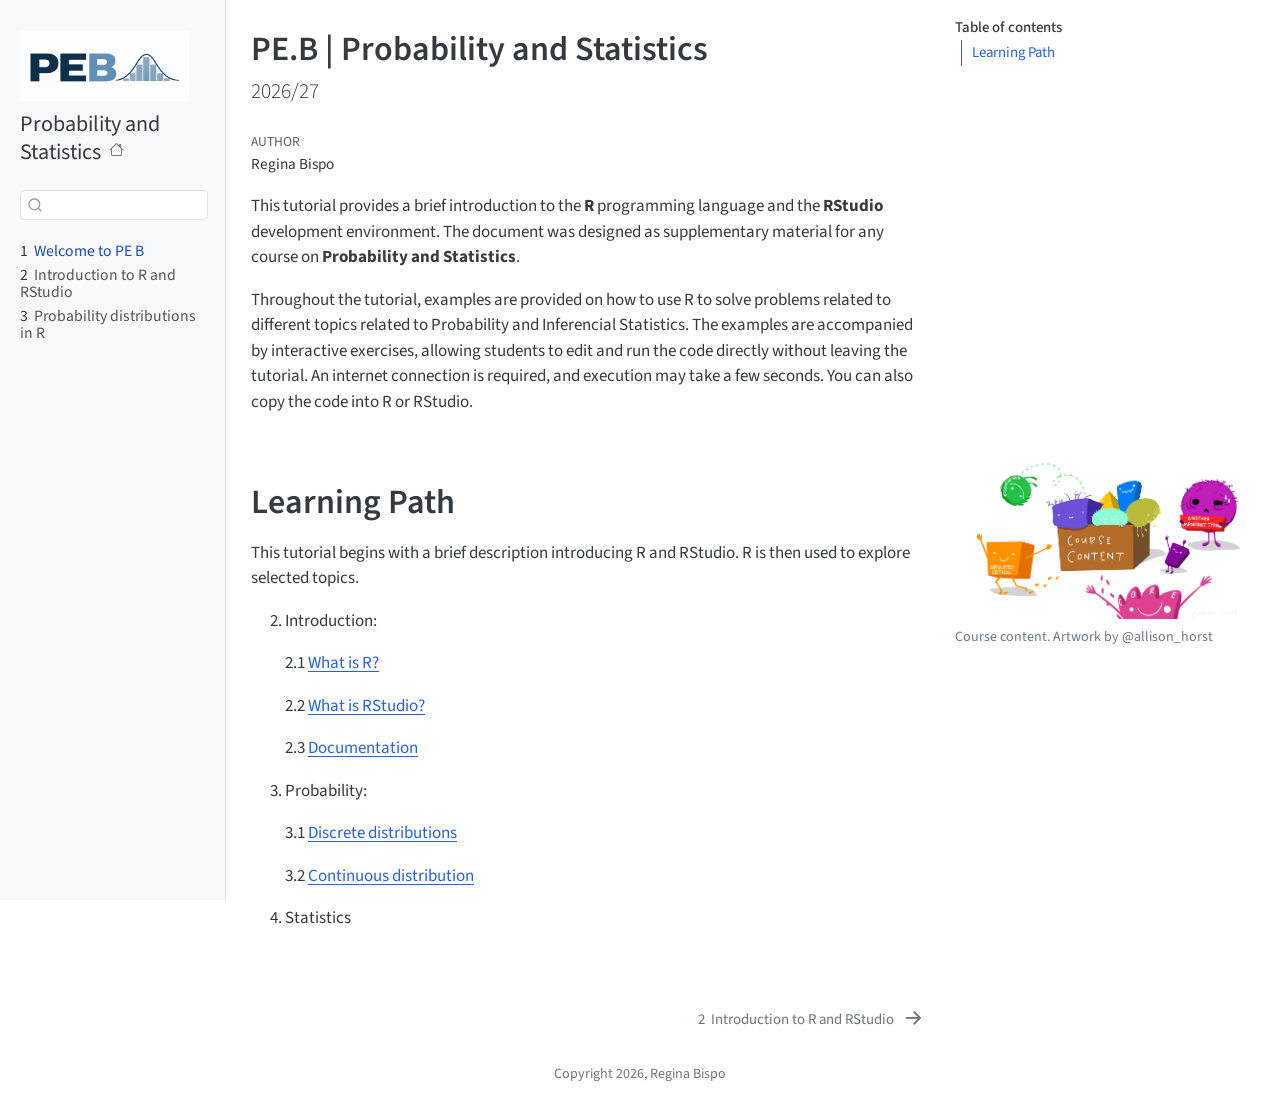
<file: index.html>
<!DOCTYPE html>
<html xmlns="http://www.w3.org/1999/xhtml" lang="en" xml:lang="en"><head>

<meta charset="utf-8">
<meta name="generator" content="quarto-1.10.18">

<meta name="viewport" content="width=device-width, initial-scale=1.0, user-scalable=yes">

<meta name="author" content="Regina Bispo">

<title>PE.B | Probability and Statistics</title>
<style>
/* Default styles provided by pandoc.
** See https://pandoc.org/MANUAL.html#variables-for-html for config info.
*/
span.smallcaps{font-variant: small-caps;}
div.columns{display: flex; gap: 1.5em;}
div.column{flex: auto;}
@media screen {
div.columns{gap: min(4vw, 1.5em);}
div.column{overflow-x: auto;}
}
div.hanging-indent{margin-left: 1.5em; text-indent: -1.5em;}
ul.task-list{list-style: none;}
ul.task-list li input[type="checkbox"] {
  width: 0.8em;
  margin: 0 0.8em 0.2em -1em; /* quarto-specific, see https://github.com/quarto-dev/quarto-cli/issues/4556 */ 
  vertical-align: middle;
}
</style>


<script src="site_libs/quarto-nav/quarto-nav.js"></script>
<script src="site_libs/quarto-nav/headroom.min.js"></script>
<script src="site_libs/clipboard/clipboard.min.js"></script>
<script src="site_libs/quarto-search/autocomplete.umd.js"></script>
<script src="site_libs/quarto-search/fuse.min.js"></script>
<script src="site_libs/quarto-search/quarto-search.js"></script>
<meta name="quarto:offset" content="./">
<link href="./whatsR.html" rel="next">
<script src="site_libs/quarto-html/quarto.js" type="module"></script>
<script src="site_libs/quarto-html/tabsets/tabsets.js" type="module"></script>
<script src="site_libs/quarto-html/popper.min.js"></script>
<script src="site_libs/quarto-html/tippy.umd.min.js"></script>
<script src="site_libs/quarto-html/anchor.min.js"></script>
<link href="site_libs/quarto-html/tippy.css" rel="stylesheet">
<link href="site_libs/quarto-html/quarto-syntax-highlighting-64a204ab8560d761af7679ceaba22944.css" rel="stylesheet" id="quarto-text-highlighting-styles">
<script src="site_libs/bootstrap/bootstrap.min.js"></script>
<link href="site_libs/bootstrap/bootstrap-icons.css" rel="stylesheet">
<link href="site_libs/bootstrap/bootstrap-505e3dcb75f5b4550cf7f08f75ee2d67.min.css" rel="stylesheet" append-hash="true" id="quarto-bootstrap" data-mode="light">
<script id="quarto-search-options" type="application/json">{
  "location": "sidebar",
  "copy-button": false,
  "collapse-after": 3,
  "panel-placement": "start",
  "type": "textbox",
  "limit": 50,
  "keyboard-shortcut": [
    "f",
    "/",
    "s"
  ],
  "show-item-context": false,
  "language": {
    "search-no-results-text": "No results",
    "search-matching-documents-text": "matching documents",
    "search-copy-link-title": "Copy link to search",
    "search-hide-matches-text": "Hide additional matches",
    "search-more-match-text": "more match in this document",
    "search-more-matches-text": "more matches in this document",
    "search-clear-button-title": "Clear",
    "search-text-placeholder": "",
    "search-detached-cancel-button-title": "Cancel",
    "search-submit-button-title": "Submit",
    "search-label": "Search"
  }
}</script>


<link rel="stylesheet" href="styles.css">
<link rel="stylesheet" href="webex.css">
</head>

<body class="nav-sidebar docked slimcontent quarto-light">

<div id="quarto-search-results"></div>
  <header id="quarto-header" class="headroom fixed-top">
  <nav class="quarto-secondary-nav">
    <div class="container-fluid d-flex">
      <button type="button" class="quarto-btn-toggle btn" data-bs-toggle="collapse" role="button" data-bs-target=".quarto-sidebar-collapse-item" aria-controls="quarto-sidebar" aria-expanded="false" aria-label="Toggle sidebar navigation" onclick="if (window.quartoToggleHeadroom) { window.quartoToggleHeadroom(); }">
        <i class="bi bi-layout-text-sidebar-reverse"></i>
      </button>
        <nav class="quarto-page-breadcrumbs" aria-label="breadcrumb"><ol class="breadcrumb"><li class="breadcrumb-item"><a href="./index.html"><span class="chapter-number">1</span>&nbsp; <span class="chapter-title">Welcome to PE B</span></a></li></ol></nav>
        <a class="flex-grow-1" role="navigation" data-bs-toggle="collapse" data-bs-target=".quarto-sidebar-collapse-item" aria-controls="quarto-sidebar" aria-expanded="false" aria-label="Toggle sidebar navigation" onclick="if (window.quartoToggleHeadroom) { window.quartoToggleHeadroom(); }">      
        </a>
      <button type="button" class="btn quarto-search-button" aria-label="Search" onclick="window.quartoOpenSearch();">
        <i class="bi bi-search"></i>
      </button>
    </div>
  </nav>
</header>
<!-- content -->
<div id="quarto-content" class="quarto-container page-columns page-rows-contents page-layout-article">
<!-- sidebar -->
  <nav id="quarto-sidebar" class="sidebar collapse collapse-horizontal quarto-sidebar-collapse-item sidebar-navigation docked overflow-auto">
    <div class="pt-lg-2 mt-2 text-left sidebar-header sidebar-header-stacked">
      <a href="./index.html" class="sidebar-logo-link">
      <img src="./images/logoPEB.png" alt="" class="sidebar-logo light-content py-0 d-lg-inline d-none">
      <img src="./images/logoPEB.png" alt="" class="sidebar-logo dark-content py-0 d-lg-inline d-none">
      </a>
    <div class="sidebar-title mb-0 py-0">
      <a href="./">Probability and Statistics</a> 
        <div class="sidebar-tools-main">
    <a href="./index.html" title="Home" class="quarto-navigation-tool px-1" aria-label="Home"><i class="bi bi-house"></i></a>
</div>
    </div>
      </div>
        <div class="mt-2 flex-shrink-0 align-items-center">
        <div class="sidebar-search">
        <div id="quarto-search" class="" title="Search"></div>
        </div>
        </div>
    <div class="sidebar-menu-container"> 
    <ul class="list-unstyled mt-1">
        <li class="sidebar-item">
  <div class="sidebar-item-container"> 
  <a href="./index.html" class="sidebar-item-text sidebar-link active">
 <span class="menu-text"><span class="chapter-number">1</span>&nbsp; <span class="chapter-title">Welcome to PE B</span></span></a>
  </div>
</li>
        <li class="sidebar-item">
  <div class="sidebar-item-container"> 
  <a href="./whatsR.html" class="sidebar-item-text sidebar-link">
 <span class="menu-text"><span class="chapter-number">2</span>&nbsp; <span class="chapter-title">Introduction to R and RStudio</span></span></a>
  </div>
</li>
        <li class="sidebar-item">
  <div class="sidebar-item-container"> 
  <a href="./distribuicoes.html" class="sidebar-item-text sidebar-link">
 <span class="menu-text"><span class="chapter-number">3</span>&nbsp; <span class="chapter-title">Probability distributions in R</span></span></a>
  </div>
</li>
    </ul>
    </div>
</nav>
<div id="quarto-sidebar-glass" class="quarto-sidebar-collapse-item" data-bs-toggle="collapse" data-bs-target=".quarto-sidebar-collapse-item"></div>
<!-- margin-sidebar -->
    <div id="quarto-margin-sidebar" class="sidebar margin-sidebar">
        <nav id="TOC" role="doc-toc" class="toc-active">
    <h2 id="toc-title">Table of contents</h2>
   
  <ul>
  <li><a href="#learning-path" id="toc-learning-path" class="nav-link active" data-scroll-target="#learning-path">Learning Path</a></li>
  </ul>
</nav>
    </div>
<!-- main -->
<main class="content page-columns page-full" id="quarto-document-content">

<header id="title-block-header" class="quarto-title-block default">
<div class="quarto-title">
<h1 class="title">PE.B | Probability and Statistics</h1>
<p class="subtitle lead">2026/27</p>
</div>



<div class="quarto-title-meta">

    <div>
    <div class="quarto-title-meta-heading">Author</div>
    <div class="quarto-title-meta-contents">
             <p>Regina Bispo </p>
          </div>
  </div>
    
  
    
  </div>
  


</header>


<p>This tutorial provides a brief introduction to the <strong>R</strong> programming language and the <strong>RStudio</strong> development environment. The document was designed as supplementary material for any course on <strong>Probability and Statistics</strong>.</p>
<p>Throughout the tutorial, examples are provided on how to use R to solve problems related to different topics related to Probability and Inferencial Statistics. The examples are accompanied by interactive exercises, allowing students to edit and run the code directly without leaving the tutorial. An internet connection is required, and execution may take a few seconds. You can also copy the code into R or RStudio.</p>
<section id="learning-path" class="level1 unnumbered page-columns page-full">
<h1 class="unnumbered">Learning Path</h1>

<div class="no-row-height column-margin column-container"><div class="">
<div class="quarto-figure quarto-figure-center">
<figure class="figure">
<p><img src="images/coursecontent.png" class="img-fluid figure-img"></p>
<figcaption>Course content. Artwork by <span class="citation" data-cites="allison_horst">@allison_horst</span></figcaption>
</figure>
</div>
</div></div><p>This tutorial begins with a brief description introducing R and RStudio. R is then used to explore selected topics.</p>
<ol start="2" type="1">
<li><p>Introduction:</p>
<p>2.1 <a href="whatsR.html#whatR">What is R?</a></p>
<p>2.2 <a href="whatsR.html#whatRStudio">What is RStudio?</a></p>
<p>2.3 <a href="whatsR.html#doc">Documentation</a></p></li>
<li><p>Probability:</p>
<p>3.1 <a href="distribuicoes.html#ddistr">Discrete distributions</a></p>
<p>3.2 <a href="distribuicoes.html#cdistr">Continuous distribution</a></p></li>
<li><p>Statistics</p></li>
</ol>


</section>

</main> <!-- /main -->
<script>



/* definition of content for the buttons */

const webex_buttons = {check_hidden:          "<b>&check;</b>",

                       check_hidden_alt:      "Check answer",

                       check_shown:           "<b>&lsh;</b>",

                       check_shown_alt:       "Hide check",

                       check_of_total:        "/",

                       solution:              "<b>&quest;</b>",

                       solution_alt:          "Correct solution",

                       question_next:         "<b>&#8634;</b>",

                       question_next_alt:     "Next question",

                       question_previous:     "",

                       question_previous_alt: ""}





/* update total correct if #webex-total_correct exists */

update_total_correct = function() {

  console.log("webex: update total_correct");



  document.querySelectorAll(".webex-total_correct").forEach(total => {

    p = total.closest(".webex-box");

    var correct = p.getElementsByClassName("webex-correct").length;

    var solvemes = p.getElementsByClassName("webex-solveme").length;

    var radiogroups = p.getElementsByClassName("webex-radiogroup").length;

    var selects = p.getElementsByClassName("webex-select").length;

    /* no specific class on input node, thus searching via query selector */

    var checkboxgroups = p.querySelectorAll("div[class=webex-checkboxgroup] input[type=checkbox]").length



    /* show number of correct / total number of answers */

    total.innerHTML = correct + "&nbsp;" + webex_buttons.check_of_total + "&nbsp;" + (solvemes + radiogroups + checkboxgroups + selects);

  });

}



/* check answers */

check_func = function() {

  console.log("webex: check answer");



  //var cl = elem.parentElement.classList;

  var cl = this.closest(".webex-box").classList;

  if (cl.contains("unchecked")) {

    cl.remove("unchecked");

    this.innerHTML = webex_buttons.check_shown; //"Hide check";

    if (webex_buttons.check_shown_alt.length > 0) this.setAttribute("title", webex_buttons.check_shown_alt);

  } else {

    cl.add("unchecked");

    this.innerHTML = webex_buttons.check_hidden; //"Check answer";

    if (webex_buttons.check_hidden_alt.length > 0) this.setAttribute("title", webex_buttons.check_hidden_alt);

  }

}



/* helper functions for checking the webex ID */

const id_checker = {"fmt": new RegExp("[g-zG-Z]"),

                    "load": function(e) { return e.getAttribute("id").match("(?<=(-)).*$")[0]; },

                    "eval": new TextEncoder(),

                    "dval": new TextDecoder()}



/* Show/hide correct solution */

solution_func = function() {

  console.log("webex: show/hide solution");



  var div = this.closest(".webex-question").querySelector(".webex-solution");

  var cl = div.classList;



  if (cl.contains("visible")) {

    cl.remove("visible");

  } else {

    cl.add("visible");

  }

}



/* function for checking and converting solutions/answers to numeric (float) */

convert_to_numeric = function(x) {

  if (typeof x == "string") {

    /* do nothing */

  } else if (x.length == 1) {

    /* take first element */

    x = x[0]

  } else {

    return NaN;

  }



  /* remove spaces for easier parsing */

  x = x.replace(/\s/g, "");



  /* Define patterns for different formats, note that spaces have been removed above */

  const patterns = [

    {regex: /^[+-]?\d+(\.\d{3})*,\d+$/, decimal: ",", thousand: "." },  // Format: "1.100.100.100,3"

    {regex: /^[+-]?\d+(,\d{3})*\.\d+$/, decimal: ".", thousand: "," },  // Format: "1,100,100,100.3"

    {regex: /^[+-]?\d+(\.|\.\d+)?$/, decimal: "." },                    // Format: "1100100100.5" or "1100100100."

    {regex: /^[+-]?\d+(,|,\d+)$/, decimal: "," }                        // Format: "1100100100,5" or "1100100100,"

  ];





  /* testing all regular expressions, convert to float if possible */

  for (const { regex, decimal, thousand } of patterns) {

    if (regex.test(x)) {

      let numeric = x;

      if (thousand) numeric = numeric.replace(new RegExp(`\\${thousand}`, "g"), "");

      numeric = numeric.replace(decimal, ".");

      return parseFloat(numeric);

    }

  }



  /* input of length 1 but none of the known formats, return NaN */

  return NaN;

}



/* Checking webex ID, returns formalsol */

check_id = function(e) {

  /* loading webex ID */

  var id = id_checker["load"](e);



  /* extracting answer */

  let answer = e.dataset.answer;



  /* checking unique id, prepare and return array */

  if (!id_checker["fmt"].test(id)) {

    const a = id_checker["eval"].encode(atob(answer));

    const b = id_checker["eval"].encode(id);

    const res = a.map((byte, index) => byte^b[index % b.length]);

    answer = id_checker["dval"].decode(res);

    /* Replacing &amp; with ' before parsing */

    answer = answer.replaceAll("&apos;", "'");

  }



  return JSON.parse(answer);

}



/* function for checking solveme answers */

solveme_func = function(e) {

  /* avoid that keyup and keychange twice execute this function within nms = 10

   * ms, clearing inputTimer and add timeout */

  console.log("webex: check solveme");



  /* float, precision for checking numeric answers */

  const eps = 0.00000000000001;



  /* get last checked user answer */

  const question = this.closest(".webex-question")



  /* extracting classes */

  var cl = this.classList;

  var my_answer = this.value;



  /* extracting classes */

  var cl = this.classList;



  /* empty answer? Job done */

  if (my_answer == "") {

    cl.remove("webex-correct");

    cl.remove("webex-incorrect");

    return false;

  }



  /* Find closest (parent) webex-question */

  let formalsols = check_id(this)



  /* by default we assume the users' answer is incorrect */

  var user_answer_correct = false;



  /* If a tolerance is given, formalsol is expected to

   * be numeric (float) as is the answer given by the user.

   * Convert formalsol/my_answer to float. If not possible,

   * NaN is returned. If no tolerance is given, initialize

   * num_formalsol and num_my_answer with NaN */

  const num_formalsol = this.dataset.tol === undefined ? NaN : convert_to_numeric(formalsols);

  const num_my_answer = this.dataset.tol === undefined ? NaN : convert_to_numeric(my_answer);



  /* if the correct answer is numeric (float), the user's answer

   * must also be numeric. If not, it is wrong. Else we can

   * compare floating point numbers */

  if (!isNaN(num_formalsol) && !isNaN(num_my_answer)) {

    /* check if the real answer and the user input are numerically the same;

     * adding 'delta' to avoid precision issues */

    var diff = Math.abs(num_formalsol - num_my_answer);

    if (diff < parseFloat(this.dataset.tol) + eps) { user_answer_correct = true; }



  /* if the question contains regex, a regular expression is used

   * to evaluate the users answer. Allows for multiple regular expressions */

  } else if (cl.contains("regex")) {

    for (let i = 0; i < formalsols.length; i++) {

        let regex = new RegExp(formalsols[i], cl.contains("ignorecase") ? "i" : "");

        if (regex.test(my_answer)) { user_answer_correct = true; break; }

    }



  /* else we evaluate on 'string level', considering the creators preferences

   * regarding set options */

  } else {

    /* modify/prepare answer */

    if (cl.contains("ignorecase")) { my_answer = my_answer.toLowerCase(); }

    if (cl.contains("nospaces"))   { my_answer = my_answer.replace(/ /g, ""); }



    /* if the real answer includes user input - correct */

    if (formalsols.includes(my_answer)) {

      user_answer_correct = true;

  

      // added regex bit

      if (cl.contains("regex")) {

        answer_regex = RegExp(formalsols.join("|"))

        if (answer_regex.test(my_answer)) {

          cl.add("webex-correct");

        }

      }

    }

  }



  if (user_answer_correct) {

      cl.add("webex-correct");

      cl.remove("webex-incorrect");

  } else {

      cl.add("webex-incorrect");

      cl.remove("webex-correct");

  }



  update_total_correct();



}



/* function for checking select answers */

select_func = function(e) {

  console.log("webex: check select");



  var options   = [];

  Array.from(this.querySelectorAll("option")).forEach((option, index) => {

    if (!option.hasAttribute("value") || !option.getAttribute("value") === "blank") {

      options.push(option);

    }

  });



  /* get selected option */

  function get_selected(options) { return options.findIndex(option => option.selected); }

  var option_index = get_selected(options)



  /* loading webex ID */

  var formalsol = check_id(this)



  /* add class for current selection */

  this.classList.remove("webex-incorrect");

  this.classList.remove("webex-correct");

  if (option_index >= 0) {

    this.classList.add(formalsol[option_index] === 1 ? "webex-correct" : "webex-incorrect");

  }



  update_total_correct();

}



/* function for checking radiogroups answers */

radiogroups_func = function(e) {

  console.log("webex: check radiogroups");



  /* get real answer (binary integer array) */

  var id = e.target.getAttribute("name");

  var group = document.querySelector(".webex-radiogroup[id='webex-" + id + "']");

  var formalsol = check_id(group)



  /* check which radiobuttion is selected (user answer) */

  function get_checked(radios) {

    return radios.findIndex(radios => radios.checked);

  }

  var radios = Array.from(group.querySelectorAll("input[type='radio']"))

  var radio_index = get_checked(radios);



  /* remove existing classes */

  radios.forEach(radio => {

    let cl = radio.closest("label").classList

    cl.remove("webex-incorrect");

    cl.remove("webex-correct");

  });



  /* add class for current selection */

  let cl = radios[radio_index].closest("label").classList

  if (formalsol[radio_index] === 1) {

      cl.add("webex-correct");

  } else {

      cl.add("webex-incorrect");

  }



  update_total_correct();

}





/* function for checking checkboxgroups answers */

checkboxgroups_func = function(e) {

  console.log("webex: check checkboxgroups");



  /* get real answer (binary integer array) */

  var group = document.querySelector(".webex-checkboxgroup[id='" + this.id + "']");

  var formalsol = check_id(group);



  /* check which checkbox is checked (user answer) */

  function get_checked(group) {

      const checkboxes = Array.from(group.querySelectorAll("input[type='checkbox']"));

      return checkboxes.reduce((indices, checkbox, index) => {

          if (checkbox.checked) indices.push(index);

          return indices;

      }, []);

  }

  var checks = Array.from(group.querySelectorAll("input[type='checkbox']"));

  var check_index = get_checked(group);



  checks.forEach((e, index) => {

    var label = e.parentNode;

    var ans = formalsol[index];

    if ((e.checked && ans === 1) || (!e.checked && ans === 0)) {

        label.setAttribute("class", "webex-correct")

    } else {

        label.setAttribute("class", "webex-incorrect")

    }

  });



  update_total_correct();

}



/* shuffling array (thanks to stack overflow)

 * If argument x is an integer we create an integer sequence

 * from 0, 1, ..., (x - 1) and return a shuffled version. If

 * the input is an array, we simply shuffle it */

shuffle_array = function(x) {

   if (Number.isInteger(x) && !isNaN(x)) {

     x = Array.from({length: x}, (v, i) => i);

   }

   let shuffled = x.map(value => ({ value, sort: Math.random() }))

        .sort((a, b) => a.sort - b.sort).map(({ value }) => value)

   return shuffled;

}



/* ---------------------------------------------------------

 * ---------------------------------------------------------

 * --------------------------------------------------------- */

window.onload = function() {

  //console.log("webex: onload");



  /* setting up buttons and actions to show/hide answers */

  document.querySelectorAll(".webex-check").forEach(section => {

    section.classList.add("unchecked");



    /* ul to take up the list items with buttons */

    let button_ul = document.createElement("ul");

    button_ul.setAttribute("class", "webex-button-list");

    section.appendChild(button_ul);



    /* button to _check_ if answers given are correct */

    let li_check = document.createElement("li");

    button_ul.appendChild(li_check); /* add list item to ul */

    let btn_check = document.createElement("button");

    btn_check.innerHTML = webex_buttons.check_hidden;  // "Check answer";

    btn_check.setAttribute("class", "webex-button webex-button-check");

    if (webex_buttons.check_hidden_alt.length > 0) btn_check.setAttribute("title", webex_buttons.check_hidden_alt);

    btn_check.onclick = check_func;

    li_check.appendChild(btn_check);



    /* span to show current number of points (when _check_ active) */

    let spn = document.createElement("span");

    spn.classList.add("webex-total_correct");

    li_check.appendChild(spn);



    /* button to show the _solution_ if there is one */

    var has_solution = section.parentNode.querySelectorAll(".webex-solution").length > 0;

    if (has_solution) {

      let li_solution = document.createElement("li");

      button_ul.appendChild(li_solution); /* add list item to ul */

      let btn_solution = document.createElement("button");

      btn_solution.innerHTML = webex_buttons.solution; // "Correct answer";

      btn_solution.setAttribute("class", "webex-button webex-button-solution");

      if (webex_buttons.solution_alt.length > 0) btn_solution.setAttribute("title", webex_buttons.solution_alt);

      btn_solution.onclick = solution_func;

      li_solution.appendChild(btn_solution);

    }



  });



  /* set up webex-solveme inputs */

  document.querySelectorAll(".webex-solveme").forEach(solveme => {

    solveme.setAttribute("autocomplete","off");

    solveme.setAttribute("autocorrect", "off");

    solveme.setAttribute("autocapitalize", "off");

    solveme.setAttribute("spellcheck", "false");

    solveme.value = "";



    /* adjust answer for 'no spaces' (ignore spaces) */

    if (solveme.classList.contains("nospaces")) {

      solveme.dataset.answer = solveme.dataset.answer.replace(/ /g, "");

    }



    /* attach checking function, triggered on key up, change, and when

     * elemnt is out of focus. Only evaluated once by tracking changes

     * via variable solveme_last_user_answer */

    solveme.addEventListener("keyup",  solveme_func);

    solveme.addEventListener("change", solveme_func);

    solveme.addEventListener("blur",   solveme_func);



    /* adding span to show correct/incorrect icon */

    solveme.insertAdjacentHTML("afterend", " <span class='webex-icon'></span>")

  });



  /* set up radiogroups (single choice questions with display = "buttons") */

  document.querySelectorAll(".webex-radiogroup").forEach(radiogroup => {

    radiogroup.onchange = radiogroups_func;

  });



  /* set up checkboxgroups (multiple choice questions with display = "buttons") */

  document.querySelectorAll(".webex-checkboxgroup").forEach(checkboxgroup => {

    checkboxgroup.onchange = checkboxgroups_func;

  });



  /* set up selects (dropdown menus) */

  document.querySelectorAll(".webex-select").forEach(select => {

    select.onchange = select_func;

    /* append webex-icon for correct/incorrect icons */

    var elem = document.createElement("span")

    elem.classList.add("webex-icon")

    select.parentNode.appendChild(elem)

  });



  /* change to next/previous question if multiple are available */

  function handleQuestionClick(group, questions, step) {

    return async function() {

      /* get question order as integer vector */

      let questionOrder = group.dataset.questionOrder.split(",").map(str => parseInt(str));



      /* current question/position */

      let currentPosition = parseInt(group.dataset.currentPosition);



      /* Hide the current question */

      questions.forEach(question => { question.classList.remove("active"); });



      /* Move to the next question index */

      currentPosition = (currentPosition + step) % questionOrder.length;

      if (currentPosition < 0) currentPosition = currentPosition + questionOrder.length



      /* Display the new question */

      questions[questionOrder[currentPosition]].classList.add("active");



      // Update the currentPosition data attribute on the group div

      group.dataset.currentPosition = currentPosition;

    };

  }



  document.querySelectorAll(".webex-group").forEach(group => {

    const questions = Array.from(group.querySelectorAll(".webex-question"));



    /* Create vector with question order. If the webex-group does

     * not have class '.noshuffle' we will randomly shuffle the order */

    let questionOrder = Array.from({length: questions.length}, (v, i) => i);

    if (!group.classList.contains("noshuffle")) {

      questionOrder = shuffle_array(questionOrder);

    }



    /* take start position (if set) or start at 0 */

    const currentPosition = parseInt(group.getAttribute("data-start-position")) || 0;



    /* show the default question for each group */

    questions[questionOrder[currentPosition]].classList.add("active");



    /* store random order of questions as well as current position */

    group.dataset.questionOrder   = questionOrder;

    group.dataset.currentPosition = currentPosition;



    /* find all webex-questions, search for .webex-button-list and

     * populate the list with necessary <li><button>...</button></li> elements */

    questions.forEach(question => {

        let button_ul = question.querySelector("ul.webex-button-list");



        let li_next = document.createElement("li");

        let nextButton = document.createElement("button");

        nextButton.setAttribute("class", "webex-button webex-button-next");

        if (webex_buttons.question_next_alt.length > 0) nextButton.setAttribute("title", webex_buttons.question_next_alt);

        nextButton.innerHTML = webex_buttons.question_next; // "Next question";

        nextButton.addEventListener("click", handleQuestionClick(group, questions, 1));

        li_next.appendChild(nextButton);



        let li_previous = document.createElement("li");

        let previousButton = document.createElement("button");

        previousButton.setAttribute("class", "webex-button webex-button-previous");

        if (webex_buttons.question_previous_alt.length > 0) previousButton.setAttribute("title", webex_buttons.question_previous_alt);

        previousButton.innerHTML = webex_buttons.question_previous; // "Previous question";

        previousButton.addEventListener("click", handleQuestionClick(group, questions, -1));

        li_previous.appendChild(previousButton);



        if (webex_buttons.question_previous.length > 0) button_ul.appendChild(li_previous);

        if (webex_buttons.question_next.length > 0) button_ul.appendChild(li_next);

    });

  });



  /* Development options */

  document.querySelectorAll(".webex-question.check").forEach(question => {

      question.querySelector(".webex-button-check").click()

  });

  document.querySelectorAll(".webex-question.solution").forEach(question => {

      let btn = question.querySelector(".webex-button-solution");

      if (btn !== null) { btn.click(); }

  });



  /* Pre-filling <input> fields */

  document.querySelectorAll(".webex-question.prefill").forEach(question => {

      question.querySelectorAll("input.webex-solveme").forEach(solveme => {

          let x = JSON.parse(solveme.dataset.answer);

          solveme.value = x[0];

          /* Trigger the on change event */

          solveme.dispatchEvent(new Event("change"));

      });



      /* Pre-filling radiogroups, that is for schoice questions */

      question.querySelectorAll(".webex-radiogroup").forEach(radiogroup => {

          let x = JSON.parse(radiogroup.dataset.answer);

          let idx = x.indexOf(1);

          let radios = radiogroup.querySelectorAll('input[type="radio"]');

          radios[idx].checked = true;

          /* Trigger the on change event */

          radios[idx].dispatchEvent(new Event("change", { bubbles: true }));

      });



      /* Pre-filling checkboxgroups, that is for schoice questions w/ dropdown menus */

      question.querySelectorAll(".webex-select").forEach(dropdown => {

          let x = JSON.parse(dropdown.dataset.answer);

          let idx = x.indexOf(1) + 1; /* +1 to skip the first blank option */

          let options = dropdown.querySelectorAll("option");

          options[idx].selected = true;

          /* Trigger the on change event */

          options[idx].dispatchEvent(new Event("change", { bubbles: true }));

      });



      /* Pre-filling checkboxgroups, that is for mchoice questions */

      question.querySelectorAll(".webex-checkboxgroup").forEach(radiogroup => {

          let x = JSON.parse(radiogroup.dataset.answer);

          let checkboxes = radiogroup.querySelectorAll('input[type="checkbox"]');

          for (let i = 0; i < checkboxes.length; i++) {

              checkboxes[i].checked = x[i];

          }

          /* Trigger the on change event */

          checkboxes[0].dispatchEvent(new Event("change", { bubbles: true }));

      });

  });



  /* Set input width when show_tolerance is used */

  function calc_width(x, txt, offset = 20) {

      /* We do the following:

       * Create a new span, insert the value we need in the .tolerance

       * input node, and calculate its offsetWidth. Then remove it

       * again; this is just used to calculate the required width. */

      var cwtmp = document.createElement("span");

      x.appendChild(cwtmp);

      cwtmp.innerHTML = txt || "";

      var w = parseInt(cwtmp.getBoundingClientRect().width) + offset;

      console.log("width: " + w)

      cwtmp.remove();

      return w;

  }



  /* If tolerance should be shown (devel option) we calculate:

   * - the width required to properly display the solution

   * - the width required to properly display the tolerance

   * - add a new element to display the tolerance

   * - reduce the width of the solution input box. */

  document.querySelectorAll(".webex-question.tolerance").forEach(question => {

      question.querySelectorAll("input[data-tol]").forEach(elem => {

          var w = null;



          /* Add new element showing the tolerance */

          let tol = document.createElement("input");

          tol.type = "text"; // <inpyt type="text">

          tol.disabled = true; // Disable input element

          tol.classList.add("tolerance"); // Appending class

          tol.value = "± " + elem.getAttribute("data-tol");



          /* Add new node */

          elem.parentNode.insertBefore(tol, elem)



          var body  = document.querySelector("body");



          /* If n > 1 we have invisible input nodes for which we can't

           * calculate the client's required bounding box (i.e., display

           * size). Thus, we clone the element, copy it into the body

           * with an of-view position, calclulate it's width, and remote

           * it immediately. */

          let clone = elem.cloneNode(true);

          clone.style.position = "absolute";

          clone.style.left = "-1000px";

          clone.style.top = "-1000px";

          clone.style.display = "visible";

          body.appendChild(clone);

          let clone_w = clone.getBoundingClientRect().width;

          body.removeChild(clone);



          /* Calculate required width of the 'tolerance' node, and the

           * reduction of the original 'input' node */

          w    = calc_width(body, tol.value);

          wmin = calc_width(body, elem.value);

          let wnew = Math.max(wmin, clone_w - w);



          /* Set width */

          tol.style.width  = w + "px";

          elem.style.width = wnew + "px";

      });

  });



  update_total_correct();

}



</script>

<script id="quarto-html-after-body" type="application/javascript">
  window.document.addEventListener("DOMContentLoaded", function (event) {
    const icon = "";
    const anchorJS = new window.AnchorJS();
    anchorJS.options = {
      placement: 'right',
      icon: icon
    };
    anchorJS.add('.anchored');
    const isCodeAnnotation = (el) => {
      for (const clz of el.classList) {
        if (clz.startsWith('code-annotation-')) {                     
          return true;
        }
      }
      return false;
    }
    const onCopySuccess = function(e) {
      // button target
      const button = e.trigger;
      // don't keep focus
      button.blur();
      // flash "checked"
      button.classList.add('code-copy-button-checked');
      var currentTitle = button.getAttribute("title");
      button.setAttribute("title", "Copied!");
      let tooltip;
      if (window.bootstrap) {
        button.setAttribute("data-bs-toggle", "tooltip");
        button.setAttribute("data-bs-placement", "left");
        button.setAttribute("data-bs-title", "Copied!");
        tooltip = new bootstrap.Tooltip(button, 
          { trigger: "manual", 
            customClass: "code-copy-button-tooltip",
            offset: [0, -8]});
        tooltip.show();    
      }
      setTimeout(function() {
        if (tooltip) {
          tooltip.hide();
          button.removeAttribute("data-bs-title");
          button.removeAttribute("data-bs-toggle");
          button.removeAttribute("data-bs-placement");
        }
        button.setAttribute("title", currentTitle);
        button.classList.remove('code-copy-button-checked');
      }, 1000);
      // clear code selection
      e.clearSelection();
    }
    const getTextToCopy = function(trigger) {
      const outerScaffold = trigger.parentElement.cloneNode(true);
      const codeEl = outerScaffold.querySelector('code');
      for (const childEl of codeEl.children) {
        if (isCodeAnnotation(childEl)) {
          childEl.remove();
        }
      }
      return codeEl.innerText;
    }
    const clipboard = new window.ClipboardJS('.code-copy-button:not([data-in-quarto-modal])', {
      text: getTextToCopy
    });
    clipboard.on('success', onCopySuccess);
    if (window.document.getElementById('quarto-embedded-source-code-modal')) {
      const clipboardModal = new window.ClipboardJS('.code-copy-button[data-in-quarto-modal]', {
        text: getTextToCopy,
        container: window.document.getElementById('quarto-embedded-source-code-modal')
      });
      clipboardModal.on('success', onCopySuccess);
    }
      var localhostRegex = new RegExp(/^(?:http|https):\/\/localhost\:?[0-9]*\//);
      var mailtoRegex = new RegExp(/^mailto:/);
        var filterRegex = new RegExp('/' + window.location.host + '/');
      var isInternal = (href) => {
          return filterRegex.test(href) || localhostRegex.test(href) || mailtoRegex.test(href);
      }
      // Inspect non-navigation links and adorn them if external
     var links = window.document.querySelectorAll('a[href]:not(.nav-link):not(.navbar-brand):not(.toc-action):not(.sidebar-link):not(.sidebar-item-toggle):not(.pagination-link):not(.no-external):not([aria-hidden]):not(.dropdown-item):not(.quarto-navigation-tool):not(.about-link)');
      for (var i=0; i<links.length; i++) {
        const link = links[i];
        if (!isInternal(link.href)) {
          // undo the damage that might have been done by quarto-nav.js in the case of
          // links that we want to consider external
          if (link.dataset.originalHref !== undefined) {
            link.href = link.dataset.originalHref;
          }
        }
      }
    function tippyHover(el, contentFn, onTriggerFn, onUntriggerFn) {
      const config = {
        allowHTML: true,
        maxWidth: 500,
        delay: 100,
        arrow: false,
        appendTo: function(el) {
            return el.parentElement;
        },
        interactive: true,
        interactiveBorder: 10,
        theme: 'quarto',
        placement: 'bottom-start',
      };
      if (contentFn) {
        config.content = contentFn;
      }
      if (onTriggerFn) {
        config.onTrigger = onTriggerFn;
      }
      if (onUntriggerFn) {
        config.onUntrigger = onUntriggerFn;
      }
      window.tippy(el, config); 
    }
    const noterefs = window.document.querySelectorAll('a[role="doc-noteref"]');
    for (var i=0; i<noterefs.length; i++) {
      const ref = noterefs[i];
      tippyHover(ref, function() {
        // use id or data attribute instead here
        let href = ref.getAttribute('data-footnote-href') || ref.getAttribute('href');
        try { href = new URL(href).hash; } catch {}
        const id = href.replace(/^#\/?/, "");
        const note = window.document.getElementById(id);
        if (note) {
          return note.innerHTML;
        } else {
          return "";
        }
      });
    }
    const xrefs = window.document.querySelectorAll('a.quarto-xref');
    const processXRef = (id, note) => {
      // Strip column container classes
      const stripColumnClz = (el) => {
        el.classList.remove("page-full", "page-columns");
        if (el.children) {
          for (const child of el.children) {
            stripColumnClz(child);
          }
        }
      }
      stripColumnClz(note)
      if (id === null || id.startsWith('sec-')) {
        // Special case sections, only their first couple elements
        const container = document.createElement("div");
        if (note.children && note.children.length > 2) {
          container.appendChild(note.children[0].cloneNode(true));
          for (let i = 1; i < note.children.length; i++) {
            const child = note.children[i];
            if (child.tagName === "P" && child.innerText === "") {
              continue;
            } else {
              container.appendChild(child.cloneNode(true));
              break;
            }
          }
          if (window.Quarto?.typesetMath) {
            window.Quarto.typesetMath(container);
          }
          return container.innerHTML
        } else {
          if (window.Quarto?.typesetMath) {
            window.Quarto.typesetMath(note);
          }
          return note.innerHTML;
        }
      } else {
        // Remove any anchor links if they are present
        const anchorLink = note.querySelector('a.anchorjs-link');
        if (anchorLink) {
          anchorLink.remove();
        }
        if (window.Quarto?.typesetMath) {
          window.Quarto.typesetMath(note);
        }
        if (note.classList.contains("callout")) {
          return note.outerHTML;
        } else {
          return note.innerHTML;
        }
      }
    }
    for (var i=0; i<xrefs.length; i++) {
      const xref = xrefs[i];
      tippyHover(xref, undefined, function(instance) {
        instance.disable();
        let url = xref.getAttribute('href');
        let hash = undefined; 
        if (url.startsWith('#')) {
          hash = url;
        } else {
          try { hash = new URL(url).hash; } catch {}
        }
        if (hash) {
          const id = hash.replace(/^#\/?/, "");
          const note = window.document.getElementById(id);
          if (note !== null) {
            try {
              const html = processXRef(id, note.cloneNode(true));
              instance.setContent(html);
            } finally {
              instance.enable();
              instance.show();
            }
          } else {
            // See if we can fetch this
            fetch(url.split('#')[0])
            .then(res => res.text())
            .then(html => {
              const parser = new DOMParser();
              const htmlDoc = parser.parseFromString(html, "text/html");
              const note = htmlDoc.getElementById(id);
              if (note !== null) {
                const html = processXRef(id, note);
                instance.setContent(html);
              } 
            }).finally(() => {
              instance.enable();
              instance.show();
            });
          }
        } else {
          // See if we can fetch a full url (with no hash to target)
          // This is a special case and we should probably do some content thinning / targeting
          fetch(url)
          .then(res => res.text())
          .then(html => {
            const parser = new DOMParser();
            const htmlDoc = parser.parseFromString(html, "text/html");
            const note = htmlDoc.querySelector('main.content');
            if (note !== null) {
              // This should only happen for chapter cross references
              // (since there is no id in the URL)
              // remove the first header
              if (note.children.length > 0 && note.children[0].tagName === "HEADER") {
                note.children[0].remove();
              }
              const html = processXRef(null, note);
              instance.setContent(html);
            } 
          }).finally(() => {
            instance.enable();
            instance.show();
          });
        }
      }, function(instance) {
      });
    }
        let selectedAnnoteEl;
        const selectorForAnnotation = ( cell, annotation) => {
          let cellAttr = 'data-code-cell="' + cell + '"';
          let lineAttr = 'data-code-annotation="' +  annotation + '"';
          const selector = 'span[' + cellAttr + '][' + lineAttr + ']';
          return selector;
        }
        const selectCodeLines = (annoteEl) => {
          const doc = window.document;
          const targetCell = annoteEl.getAttribute("data-target-cell");
          const targetAnnotation = annoteEl.getAttribute("data-target-annotation");
          const annoteSpan = window.document.querySelector(selectorForAnnotation(targetCell, targetAnnotation));
          const lines = annoteSpan.getAttribute("data-code-lines").split(",");
          const lineIds = lines.map((line) => {
            return targetCell + "-" + line;
          })
          let top = null;
          let height = null;
          let parent = null;
          if (lineIds.length > 0) {
              //compute the position of the single el (top and bottom and make a div)
              const el = window.document.getElementById(lineIds[0]);
              top = el.offsetTop;
              height = el.offsetHeight;
              parent = el.parentElement.parentElement;
            if (lineIds.length > 1) {
              const lastEl = window.document.getElementById(lineIds[lineIds.length - 1]);
              const bottom = lastEl.offsetTop + lastEl.offsetHeight;
              height = bottom - top;
            }
            if (top !== null && height !== null && parent !== null) {
              // cook up a div (if necessary) and position it 
              let div = window.document.getElementById("code-annotation-line-highlight");
              if (div === null) {
                div = window.document.createElement("div");
                div.setAttribute("id", "code-annotation-line-highlight");
                div.style.position = 'absolute';
                parent.appendChild(div);
              }
              div.style.top = top - 2 + "px";
              div.style.height = height + 4 + "px";
              div.style.left = 0;
              let gutterDiv = window.document.getElementById("code-annotation-line-highlight-gutter");
              if (gutterDiv === null) {
                gutterDiv = window.document.createElement("div");
                gutterDiv.setAttribute("id", "code-annotation-line-highlight-gutter");
                gutterDiv.style.position = 'absolute';
                const codeCell = window.document.getElementById(targetCell);
                const gutter = codeCell.querySelector('.code-annotation-gutter');
                gutter.appendChild(gutterDiv);
              }
              gutterDiv.style.top = top - 2 + "px";
              gutterDiv.style.height = height + 4 + "px";
            }
            selectedAnnoteEl = annoteEl;
          }
        };
        const unselectCodeLines = () => {
          const elementsIds = ["code-annotation-line-highlight", "code-annotation-line-highlight-gutter"];
          elementsIds.forEach((elId) => {
            const div = window.document.getElementById(elId);
            if (div) {
              div.remove();
            }
          });
          selectedAnnoteEl = undefined;
        };
          // Handle positioning of the toggle
      window.addEventListener(
        "resize",
        throttle(() => {
          elRect = undefined;
          if (selectedAnnoteEl) {
            selectCodeLines(selectedAnnoteEl);
          }
        }, 10)
      );
      function throttle(fn, ms) {
      let throttle = false;
      let timer;
        return (...args) => {
          if(!throttle) { // first call gets through
              fn.apply(this, args);
              throttle = true;
          } else { // all the others get throttled
              if(timer) clearTimeout(timer); // cancel #2
              timer = setTimeout(() => {
                fn.apply(this, args);
                timer = throttle = false;
              }, ms);
          }
        };
      }
        // Attach click handler to the DT
        const annoteDls = window.document.querySelectorAll('dt[data-target-cell]');
        for (const annoteDlNode of annoteDls) {
          annoteDlNode.addEventListener('click', (event) => {
            const clickedEl = event.target;
            if (clickedEl !== selectedAnnoteEl) {
              unselectCodeLines();
              const activeEl = window.document.querySelector('dt[data-target-cell].code-annotation-active');
              if (activeEl) {
                activeEl.classList.remove('code-annotation-active');
              }
              selectCodeLines(clickedEl);
              clickedEl.classList.add('code-annotation-active');
            } else {
              // Unselect the line
              unselectCodeLines();
              clickedEl.classList.remove('code-annotation-active');
            }
          });
        }
    const findCites = (el) => {
      const parentEl = el.parentElement;
      if (parentEl) {
        const cites = parentEl.dataset.cites;
        if (cites) {
          return {
            el,
            cites: cites.split(' ')
          };
        } else {
          return findCites(el.parentElement)
        }
      } else {
        return undefined;
      }
    };
    var bibliorefs = window.document.querySelectorAll('a[role="doc-biblioref"]');
    for (var i=0; i<bibliorefs.length; i++) {
      const ref = bibliorefs[i];
      const citeInfo = findCites(ref);
      if (citeInfo) {
        tippyHover(citeInfo.el, function() {
          var popup = window.document.createElement('div');
          citeInfo.cites.forEach(function(cite) {
            var citeDiv = window.document.createElement('div');
            citeDiv.classList.add('hanging-indent');
            citeDiv.classList.add('csl-entry');
            var biblioDiv = window.document.getElementById('ref-' + cite);
            if (biblioDiv) {
              citeDiv.innerHTML = biblioDiv.innerHTML;
            }
            popup.appendChild(citeDiv);
          });
          return popup.innerHTML;
        });
      }
    }
  });
  </script>
<nav class="page-navigation">
  <div class="nav-page nav-page-previous">
  </div>
  <div class="nav-page nav-page-next">
      <a href="./whatsR.html" class="pagination-link" aria-label="Introduction to R and RStudio">
        <span class="nav-page-text"><span class="chapter-number">2</span>&nbsp; <span class="chapter-title">Introduction to R and RStudio</span></span> <i class="bi bi-arrow-right-short"></i>
      </a>
  </div>
</nav>
</div> <!-- /content -->
<footer class="footer">
  <div class="nav-footer">
    <div class="nav-footer-left">
      &nbsp;
    </div>   
    <div class="nav-footer-center">
<p>Copyright 2026, Regina Bispo</p>
</div>
    <div class="nav-footer-right">
      &nbsp;
    </div>
  </div>
</footer>




</body></html>
</file>
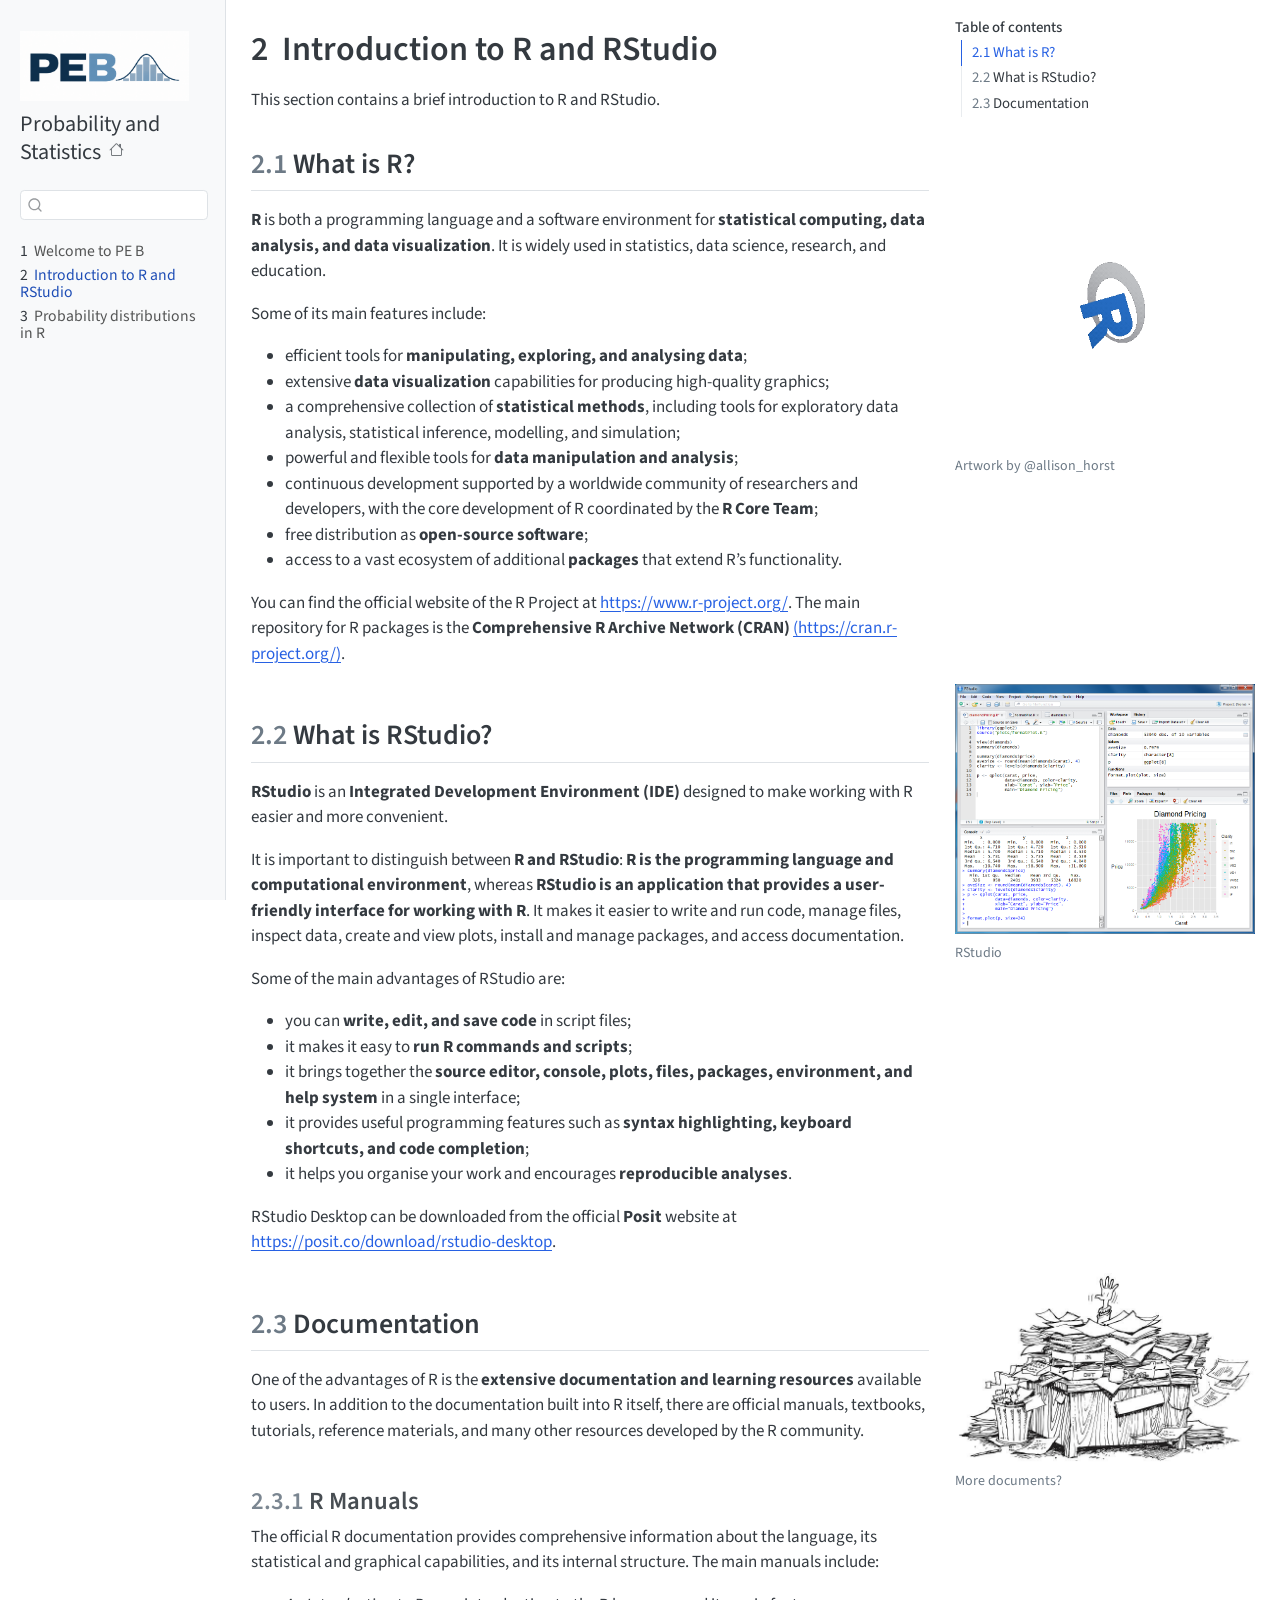
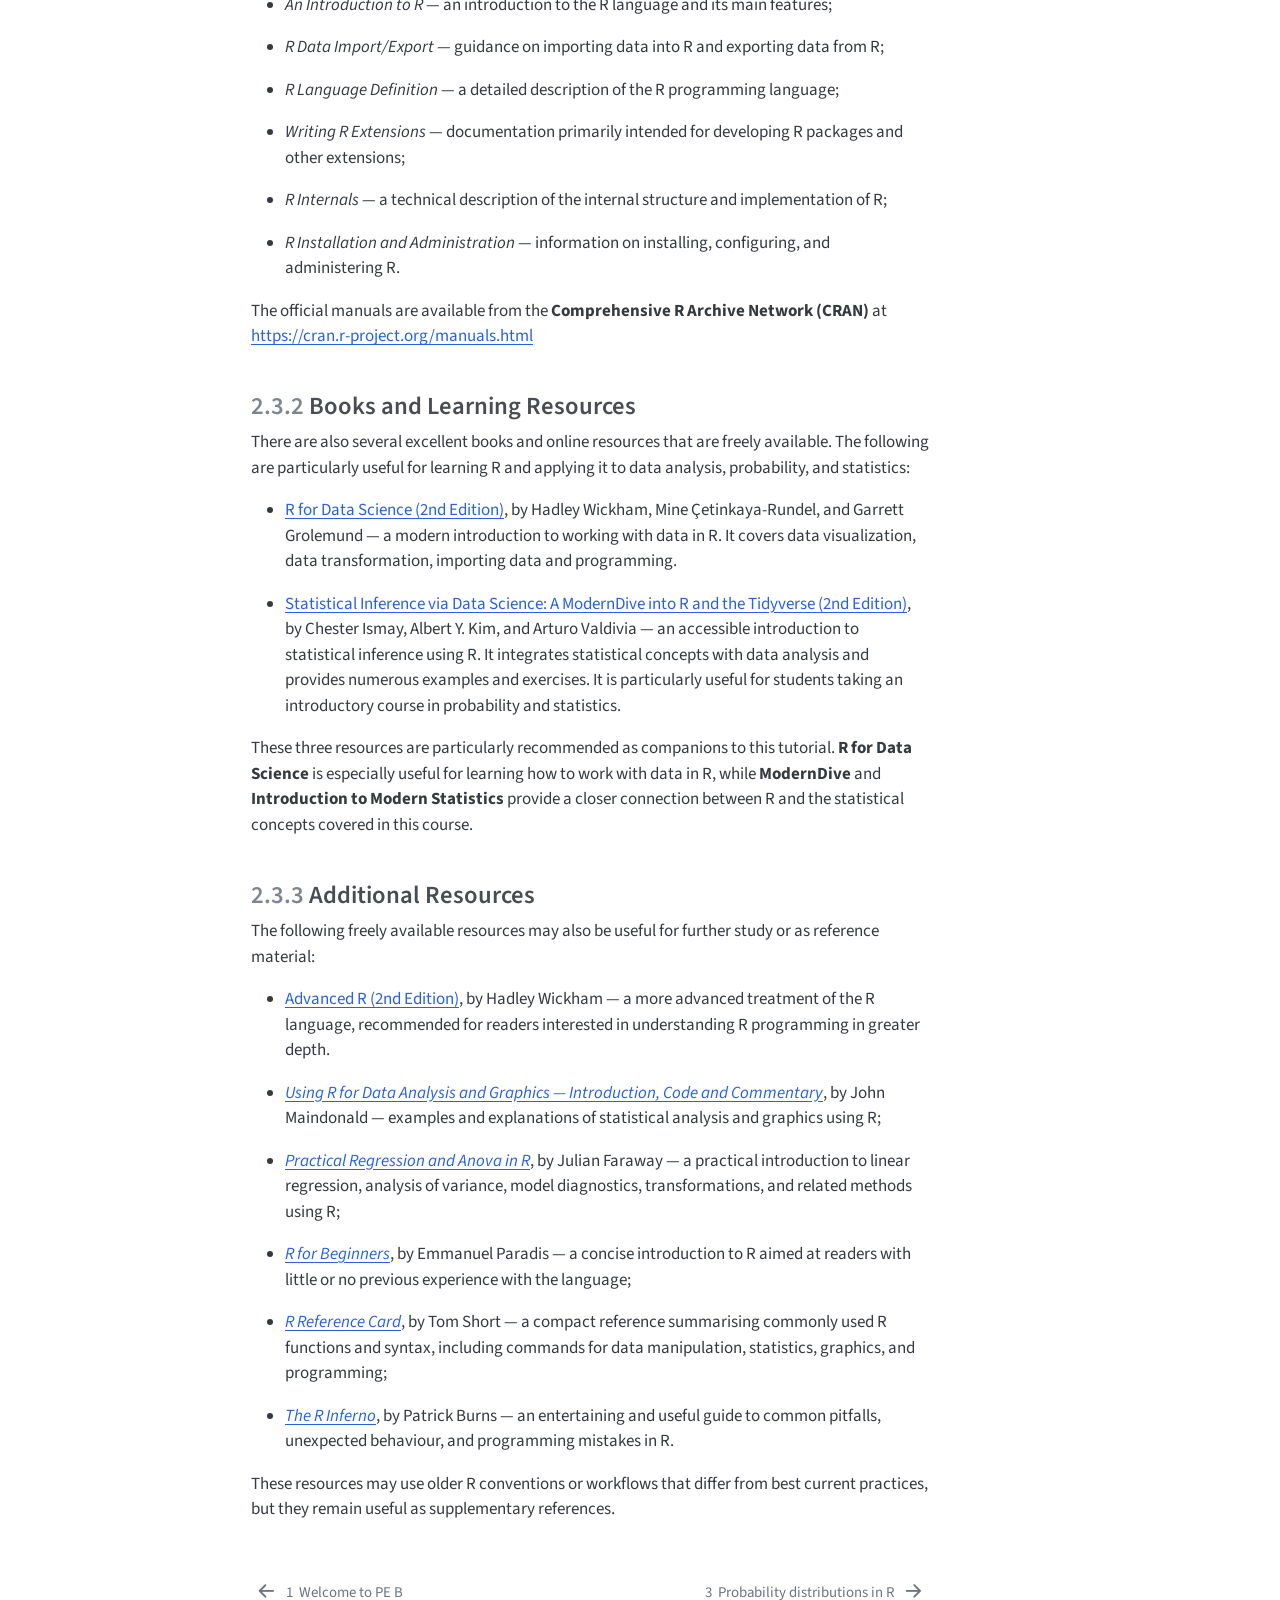
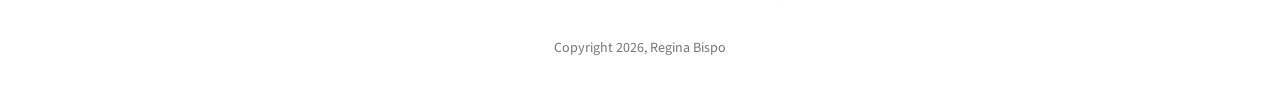
<file: whatsR.html>
<!DOCTYPE html>
<html xmlns="http://www.w3.org/1999/xhtml" lang="en" xml:lang="en"><head>

<meta charset="utf-8">
<meta name="generator" content="quarto-1.10.18">

<meta name="viewport" content="width=device-width, initial-scale=1.0, user-scalable=yes">


<title>2&nbsp; Introduction to R and RStudio – PE.B | Probability and Statistics</title>
<style>
/* Default styles provided by pandoc.
** See https://pandoc.org/MANUAL.html#variables-for-html for config info.
*/
span.smallcaps{font-variant: small-caps;}
div.columns{display: flex; gap: 1.5em;}
div.column{flex: auto;}
@media screen {
div.columns{gap: min(4vw, 1.5em);}
div.column{overflow-x: auto;}
}
div.hanging-indent{margin-left: 1.5em; text-indent: -1.5em;}
ul.task-list{list-style: none;}
ul.task-list li input[type="checkbox"] {
  width: 0.8em;
  margin: 0 0.8em 0.2em -1em; /* quarto-specific, see https://github.com/quarto-dev/quarto-cli/issues/4556 */ 
  vertical-align: middle;
}
</style>


<script src="site_libs/quarto-nav/quarto-nav.js"></script>
<script src="site_libs/quarto-nav/headroom.min.js"></script>
<script src="site_libs/clipboard/clipboard.min.js"></script>
<script src="site_libs/quarto-search/autocomplete.umd.js"></script>
<script src="site_libs/quarto-search/fuse.min.js"></script>
<script src="site_libs/quarto-search/quarto-search.js"></script>
<meta name="quarto:offset" content="./">
<link href="./distribuicoes.html" rel="next">
<link href="./index.html" rel="prev">
<script src="site_libs/quarto-html/quarto.js" type="module"></script>
<script src="site_libs/quarto-html/tabsets/tabsets.js" type="module"></script>
<script src="site_libs/quarto-html/popper.min.js"></script>
<script src="site_libs/quarto-html/tippy.umd.min.js"></script>
<script src="site_libs/quarto-html/anchor.min.js"></script>
<link href="site_libs/quarto-html/tippy.css" rel="stylesheet">
<link href="site_libs/quarto-html/quarto-syntax-highlighting-64a204ab8560d761af7679ceaba22944.css" rel="stylesheet" id="quarto-text-highlighting-styles">
<script src="site_libs/bootstrap/bootstrap.min.js"></script>
<link href="site_libs/bootstrap/bootstrap-icons.css" rel="stylesheet">
<link href="site_libs/bootstrap/bootstrap-505e3dcb75f5b4550cf7f08f75ee2d67.min.css" rel="stylesheet" append-hash="true" id="quarto-bootstrap" data-mode="light">
<script id="quarto-search-options" type="application/json">{
  "location": "sidebar",
  "copy-button": false,
  "collapse-after": 3,
  "panel-placement": "start",
  "type": "textbox",
  "limit": 50,
  "keyboard-shortcut": [
    "f",
    "/",
    "s"
  ],
  "show-item-context": false,
  "language": {
    "search-no-results-text": "No results",
    "search-matching-documents-text": "matching documents",
    "search-copy-link-title": "Copy link to search",
    "search-hide-matches-text": "Hide additional matches",
    "search-more-match-text": "more match in this document",
    "search-more-matches-text": "more matches in this document",
    "search-clear-button-title": "Clear",
    "search-text-placeholder": "",
    "search-detached-cancel-button-title": "Cancel",
    "search-submit-button-title": "Submit",
    "search-label": "Search"
  }
}</script>


<link rel="stylesheet" href="styles.css">
<link rel="stylesheet" href="webex.css">
</head>

<body class="nav-sidebar docked slimcontent quarto-light">

<div id="quarto-search-results"></div>
  <header id="quarto-header" class="headroom fixed-top">
  <nav class="quarto-secondary-nav">
    <div class="container-fluid d-flex">
      <button type="button" class="quarto-btn-toggle btn" data-bs-toggle="collapse" role="button" data-bs-target=".quarto-sidebar-collapse-item" aria-controls="quarto-sidebar" aria-expanded="false" aria-label="Toggle sidebar navigation" onclick="if (window.quartoToggleHeadroom) { window.quartoToggleHeadroom(); }">
        <i class="bi bi-layout-text-sidebar-reverse"></i>
      </button>
        <nav class="quarto-page-breadcrumbs" aria-label="breadcrumb"><ol class="breadcrumb"><li class="breadcrumb-item"><a href="./whatsR.html"><span class="chapter-number">2</span>&nbsp; <span class="chapter-title">Introduction to R and RStudio</span></a></li></ol></nav>
        <a class="flex-grow-1" role="navigation" data-bs-toggle="collapse" data-bs-target=".quarto-sidebar-collapse-item" aria-controls="quarto-sidebar" aria-expanded="false" aria-label="Toggle sidebar navigation" onclick="if (window.quartoToggleHeadroom) { window.quartoToggleHeadroom(); }">      
        </a>
      <button type="button" class="btn quarto-search-button" aria-label="Search" onclick="window.quartoOpenSearch();">
        <i class="bi bi-search"></i>
      </button>
    </div>
  </nav>
</header>
<!-- content -->
<div id="quarto-content" class="quarto-container page-columns page-rows-contents page-layout-article">
<!-- sidebar -->
  <nav id="quarto-sidebar" class="sidebar collapse collapse-horizontal quarto-sidebar-collapse-item sidebar-navigation docked overflow-auto">
    <div class="pt-lg-2 mt-2 text-left sidebar-header sidebar-header-stacked">
      <a href="./index.html" class="sidebar-logo-link">
      <img src="./images/logoPEB.png" alt="" class="sidebar-logo light-content py-0 d-lg-inline d-none">
      <img src="./images/logoPEB.png" alt="" class="sidebar-logo dark-content py-0 d-lg-inline d-none">
      </a>
    <div class="sidebar-title mb-0 py-0">
      <a href="./">Probability and Statistics</a> 
        <div class="sidebar-tools-main">
    <a href="./index.html" title="Home" class="quarto-navigation-tool px-1" aria-label="Home"><i class="bi bi-house"></i></a>
</div>
    </div>
      </div>
        <div class="mt-2 flex-shrink-0 align-items-center">
        <div class="sidebar-search">
        <div id="quarto-search" class="" title="Search"></div>
        </div>
        </div>
    <div class="sidebar-menu-container"> 
    <ul class="list-unstyled mt-1">
        <li class="sidebar-item">
  <div class="sidebar-item-container"> 
  <a href="./index.html" class="sidebar-item-text sidebar-link">
 <span class="menu-text"><span class="chapter-number">1</span>&nbsp; <span class="chapter-title">Welcome to PE B</span></span></a>
  </div>
</li>
        <li class="sidebar-item">
  <div class="sidebar-item-container"> 
  <a href="./whatsR.html" class="sidebar-item-text sidebar-link active">
 <span class="menu-text"><span class="chapter-number">2</span>&nbsp; <span class="chapter-title">Introduction to R and RStudio</span></span></a>
  </div>
</li>
        <li class="sidebar-item">
  <div class="sidebar-item-container"> 
  <a href="./distribuicoes.html" class="sidebar-item-text sidebar-link">
 <span class="menu-text"><span class="chapter-number">3</span>&nbsp; <span class="chapter-title">Probability distributions in R</span></span></a>
  </div>
</li>
    </ul>
    </div>
</nav>
<div id="quarto-sidebar-glass" class="quarto-sidebar-collapse-item" data-bs-toggle="collapse" data-bs-target=".quarto-sidebar-collapse-item"></div>
<!-- margin-sidebar -->
    <div id="quarto-margin-sidebar" class="sidebar margin-sidebar">
        <nav id="TOC" role="doc-toc" class="toc-active">
    <h2 id="toc-title">Table of contents</h2>
   
  <ul>
  <li><a href="#whatR" id="toc-whatR" class="nav-link active" data-scroll-target="#whatR"><span class="header-section-number">2.1</span> What is R?</a></li>
  <li><a href="#whatRStudio" id="toc-whatRStudio" class="nav-link" data-scroll-target="#whatRStudio"><span class="header-section-number">2.2</span> What is RStudio?</a></li>
  <li><a href="#doc" id="toc-doc" class="nav-link" data-scroll-target="#doc"><span class="header-section-number">2.3</span> Documentation</a>
  <ul class="collapse">
  <li><a href="#r-manuals" id="toc-r-manuals" class="nav-link" data-scroll-target="#r-manuals"><span class="header-section-number">2.3.1</span> R Manuals</a></li>
  <li><a href="#books-and-learning-resources" id="toc-books-and-learning-resources" class="nav-link" data-scroll-target="#books-and-learning-resources"><span class="header-section-number">2.3.2</span> Books and Learning Resources</a></li>
  <li><a href="#additional-resources" id="toc-additional-resources" class="nav-link" data-scroll-target="#additional-resources"><span class="header-section-number">2.3.3</span> Additional Resources</a></li>
  </ul></li>
  </ul>
</nav>
    </div>
<!-- main -->
<main class="content page-columns page-full" id="quarto-document-content">

<header id="title-block-header" class="quarto-title-block default">
<div class="quarto-title">
<h1 class="title"><span class="chapter-number">2</span>&nbsp; <span class="chapter-title">Introduction to R and RStudio</span></h1>
</div>



<div class="quarto-title-meta">

    
  
    
  </div>
  


</header>


<p>This section contains a brief introduction to R and RStudio.</p>
<section id="whatR" class="level2 page-columns page-full" data-number="2.1">
<h2 data-number="2.1" class="anchored" data-anchor-id="whatR"><span class="header-section-number">2.1</span> What is R?</h2>

<div class="no-row-height column-margin column-container"><div class="">
<div class="quarto-figure quarto-figure-center">
<figure class="figure">
<p><img src="images/rgif.gif" class="img-fluid figure-img"></p>
<figcaption>Artwork by <span class="citation" data-cites="allison_horst">@allison_horst</span></figcaption>
</figure>
</div>
</div></div><p><strong>R</strong> is both a programming language and a software environment for <strong>statistical computing, data analysis, and data visualization</strong>. It is widely used in statistics, data science, research, and education.</p>
<p>Some of its main features include:</p>
<ul>
<li>efficient tools for <strong>manipulating, exploring, and analysing data</strong>;</li>
<li>extensive <strong>data visualization</strong> capabilities for producing high-quality graphics;</li>
<li>a comprehensive collection of <strong>statistical methods</strong>, including tools for exploratory data analysis, statistical inference, modelling, and simulation;</li>
<li>powerful and flexible tools for <strong>data manipulation and analysis</strong>;</li>
<li>continuous development supported by a worldwide community of researchers and developers, with the core development of R coordinated by the <strong>R Core Team</strong>;</li>
<li>free distribution as <strong>open-source software</strong>;</li>
<li>access to a vast ecosystem of additional <strong>packages</strong> that extend R’s functionality.</li>
</ul>
<p>You can find the official website of the R Project at <a href="https://www.r-project.org/">https://www.r-project.org/</a>. The main repository for R packages is the <strong>Comprehensive R Archive Network (CRAN)</strong> <a href="https://cran.r-project.org/">(https://cran.r-project.org/)</a>.</p>
</section>
<section id="whatRStudio" class="level2 page-columns page-full" data-number="2.2">
<h2 data-number="2.2" class="anchored" data-anchor-id="whatRStudio"><span class="header-section-number">2.2</span> What is RStudio?</h2>

<div class="no-row-height column-margin column-container"><div class="">
<div class="quarto-figure quarto-figure-center">
<figure class="figure">
<p><img src="images/rstudio-windows.png" class="img-fluid figure-img"></p>
<figcaption>RStudio</figcaption>
</figure>
</div>
</div></div><p><strong>RStudio</strong> is an <strong>Integrated Development Environment (IDE)</strong> designed to make working with R easier and more convenient.</p>
<p>It is important to distinguish between <strong>R and RStudio</strong>: <strong>R is the programming language and computational environment</strong>, whereas <strong>RStudio is an application that provides a user-friendly interface for working with R</strong>. It makes it easier to write and run code, manage files, inspect data, create and view plots, install and manage packages, and access documentation.</p>
<p>Some of the main advantages of RStudio are:</p>
<ul>
<li>you can <strong>write, edit, and save code</strong> in script files;</li>
<li>it makes it easy to <strong>run R commands and scripts</strong>;</li>
<li>it brings together the <strong>source editor, console, plots, files, packages, environment, and help system</strong> in a single interface;</li>
<li>it provides useful programming features such as <strong>syntax highlighting, keyboard shortcuts, and code completion</strong>;</li>
<li>it helps you organise your work and encourages <strong>reproducible analyses</strong>.</li>
</ul>
<p>RStudio Desktop can be downloaded from the official <strong>Posit</strong> website at <a href="https://posit.co/download/rstudio-desktop">https://posit.co/download/rstudio-desktop</a>.</p>
</section>
<section id="doc" class="level2 page-columns page-full" data-number="2.3">
<h2 data-number="2.3" class="anchored" data-anchor-id="doc"><span class="header-section-number">2.3</span> Documentation</h2>

<div class="no-row-height column-margin column-container"><div class="">
<div class="quarto-figure quarto-figure-center">
<figure class="figure">
<p><img src="images/doc.jpg" class="img-fluid figure-img"></p>
<figcaption>More documents?</figcaption>
</figure>
</div>
</div></div><p>One of the advantages of R is the <strong>extensive documentation and learning resources</strong> available to users. In addition to the documentation built into R itself, there are official manuals, textbooks, tutorials, reference materials, and many other resources developed by the R community.</p>
<section id="r-manuals" class="level3" data-number="2.3.1">
<h3 data-number="2.3.1" class="anchored" data-anchor-id="r-manuals"><span class="header-section-number">2.3.1</span> R Manuals</h3>
<p>The official R documentation provides comprehensive information about the language, its statistical and graphical capabilities, and its internal structure. The main manuals include:</p>
<ul>
<li><p><em>An Introduction to R</em> — an introduction to the R language and its main features;</p></li>
<li><p><em>R Data Import/Export</em> — guidance on importing data into R and exporting data from R;</p></li>
<li><p><em>R Language Definition</em> — a detailed description of the R programming language;</p></li>
<li><p><em>Writing R Extensions</em> — documentation primarily intended for developing R packages and other extensions;</p></li>
<li><p><em>R Internals</em> — a technical description of the internal structure and implementation of R;</p></li>
<li><p><em>R Installation and Administration</em> — information on installing, configuring, and administering R.</p></li>
</ul>
<p>The official manuals are available from the <strong>Comprehensive R Archive Network (CRAN)</strong> at <a href="https://cran.r-project.org/manuals.html">https://cran.r-project.org/manuals.html</a></p>
</section>
<section id="books-and-learning-resources" class="level3" data-number="2.3.2">
<h3 data-number="2.3.2" class="anchored" data-anchor-id="books-and-learning-resources"><span class="header-section-number">2.3.2</span> Books and Learning Resources</h3>
<p>There are also several excellent books and online resources that are freely available. The following are particularly useful for learning R and applying it to data analysis, probability, and statistics:</p>
<ul>
<li><p><a href="https://r4ds.hadley.nz/">R for Data Science (2nd Edition)</a>, by Hadley Wickham, Mine Çetinkaya-Rundel, and Garrett Grolemund — a modern introduction to working with data in R. It covers data visualization, data transformation, importing data and programming.</p></li>
<li><p><a href="https://moderndive.com/v2/">Statistical Inference via Data Science: A ModernDive into R and the Tidyverse (2nd Edition)</a>, by Chester Ismay, Albert Y. Kim, and Arturo Valdivia — an accessible introduction to statistical inference using R. It integrates statistical concepts with data analysis and provides numerous examples and exercises. It is particularly useful for students taking an introductory course in probability and statistics.</p></li>
</ul>
<p>These three resources are particularly recommended as companions to this tutorial. <strong>R for Data Science</strong> is especially useful for learning how to work with data in R, while <strong>ModernDive</strong> and <strong>Introduction to Modern Statistics</strong> provide a closer connection between R and the statistical concepts covered in this course.</p>
</section>
<section id="additional-resources" class="level3" data-number="2.3.3">
<h3 data-number="2.3.3" class="anchored" data-anchor-id="additional-resources"><span class="header-section-number">2.3.3</span> Additional Resources</h3>
<p>The following freely available resources may also be useful for further study or as reference material:</p>
<ul>
<li><p><a href="https://adv-r.hadley.nz/">Advanced R (2nd Edition)</a>, by Hadley Wickham — a more advanced treatment of the R language, recommended for readers interested in understanding R programming in greater depth.</p></li>
<li><p><a href="https://cran.r-project.org/doc/contrib/usingR.pdf"><em>Using R for Data Analysis and Graphics — Introduction, Code and Commentary</em></a>, by John Maindonald — examples and explanations of statistical analysis and graphics using R;</p></li>
<li><p><a href="https://julianfaraway.github.io/faraway/PRA/"><em>Practical Regression and Anova in R</em></a>, by Julian Faraway — a practical introduction to linear regression, analysis of variance, model diagnostics, transformations, and related methods using R;</p></li>
<li><p><a href="https://cran.r-project.org/doc/contrib/Paradis-rdebuts_en.pdf"><em>R for Beginners</em></a>, by Emmanuel Paradis — a concise introduction to R aimed at readers with little or no previous experience with the language;</p></li>
<li><p><a href="https://cran.r-project.org/other-docs.html"><em>R Reference Card</em></a>, by Tom Short — a compact reference summarising commonly used R functions and syntax, including commands for data manipulation, statistics, graphics, and programming;</p></li>
<li><p><a href="https://www.burns-stat.com/pages/Tutor/R_inferno.pdf"><em>The R Inferno</em></a>, by Patrick Burns — an entertaining and useful guide to common pitfalls, unexpected behaviour, and programming mistakes in R.</p></li>
</ul>
<p>These resources may use older R conventions or workflows that differ from best current practices, but they remain useful as supplementary references.</p>


</section>
</section>

</main> <!-- /main -->
<script>



/* definition of content for the buttons */

const webex_buttons = {check_hidden:          "<b>&check;</b>",

                       check_hidden_alt:      "Check answer",

                       check_shown:           "<b>&lsh;</b>",

                       check_shown_alt:       "Hide check",

                       check_of_total:        "/",

                       solution:              "<b>&quest;</b>",

                       solution_alt:          "Correct solution",

                       question_next:         "<b>&#8634;</b>",

                       question_next_alt:     "Next question",

                       question_previous:     "",

                       question_previous_alt: ""}





/* update total correct if #webex-total_correct exists */

update_total_correct = function() {

  console.log("webex: update total_correct");



  document.querySelectorAll(".webex-total_correct").forEach(total => {

    p = total.closest(".webex-box");

    var correct = p.getElementsByClassName("webex-correct").length;

    var solvemes = p.getElementsByClassName("webex-solveme").length;

    var radiogroups = p.getElementsByClassName("webex-radiogroup").length;

    var selects = p.getElementsByClassName("webex-select").length;

    /* no specific class on input node, thus searching via query selector */

    var checkboxgroups = p.querySelectorAll("div[class=webex-checkboxgroup] input[type=checkbox]").length



    /* show number of correct / total number of answers */

    total.innerHTML = correct + "&nbsp;" + webex_buttons.check_of_total + "&nbsp;" + (solvemes + radiogroups + checkboxgroups + selects);

  });

}



/* check answers */

check_func = function() {

  console.log("webex: check answer");



  //var cl = elem.parentElement.classList;

  var cl = this.closest(".webex-box").classList;

  if (cl.contains("unchecked")) {

    cl.remove("unchecked");

    this.innerHTML = webex_buttons.check_shown; //"Hide check";

    if (webex_buttons.check_shown_alt.length > 0) this.setAttribute("title", webex_buttons.check_shown_alt);

  } else {

    cl.add("unchecked");

    this.innerHTML = webex_buttons.check_hidden; //"Check answer";

    if (webex_buttons.check_hidden_alt.length > 0) this.setAttribute("title", webex_buttons.check_hidden_alt);

  }

}



/* helper functions for checking the webex ID */

const id_checker = {"fmt": new RegExp("[g-zG-Z]"),

                    "load": function(e) { return e.getAttribute("id").match("(?<=(-)).*$")[0]; },

                    "eval": new TextEncoder(),

                    "dval": new TextDecoder()}



/* Show/hide correct solution */

solution_func = function() {

  console.log("webex: show/hide solution");



  var div = this.closest(".webex-question").querySelector(".webex-solution");

  var cl = div.classList;



  if (cl.contains("visible")) {

    cl.remove("visible");

  } else {

    cl.add("visible");

  }

}



/* function for checking and converting solutions/answers to numeric (float) */

convert_to_numeric = function(x) {

  if (typeof x == "string") {

    /* do nothing */

  } else if (x.length == 1) {

    /* take first element */

    x = x[0]

  } else {

    return NaN;

  }



  /* remove spaces for easier parsing */

  x = x.replace(/\s/g, "");



  /* Define patterns for different formats, note that spaces have been removed above */

  const patterns = [

    {regex: /^[+-]?\d+(\.\d{3})*,\d+$/, decimal: ",", thousand: "." },  // Format: "1.100.100.100,3"

    {regex: /^[+-]?\d+(,\d{3})*\.\d+$/, decimal: ".", thousand: "," },  // Format: "1,100,100,100.3"

    {regex: /^[+-]?\d+(\.|\.\d+)?$/, decimal: "." },                    // Format: "1100100100.5" or "1100100100."

    {regex: /^[+-]?\d+(,|,\d+)$/, decimal: "," }                        // Format: "1100100100,5" or "1100100100,"

  ];





  /* testing all regular expressions, convert to float if possible */

  for (const { regex, decimal, thousand } of patterns) {

    if (regex.test(x)) {

      let numeric = x;

      if (thousand) numeric = numeric.replace(new RegExp(`\\${thousand}`, "g"), "");

      numeric = numeric.replace(decimal, ".");

      return parseFloat(numeric);

    }

  }



  /* input of length 1 but none of the known formats, return NaN */

  return NaN;

}



/* Checking webex ID, returns formalsol */

check_id = function(e) {

  /* loading webex ID */

  var id = id_checker["load"](e);



  /* extracting answer */

  let answer = e.dataset.answer;



  /* checking unique id, prepare and return array */

  if (!id_checker["fmt"].test(id)) {

    const a = id_checker["eval"].encode(atob(answer));

    const b = id_checker["eval"].encode(id);

    const res = a.map((byte, index) => byte^b[index % b.length]);

    answer = id_checker["dval"].decode(res);

    /* Replacing &amp; with ' before parsing */

    answer = answer.replaceAll("&apos;", "'");

  }



  return JSON.parse(answer);

}



/* function for checking solveme answers */

solveme_func = function(e) {

  /* avoid that keyup and keychange twice execute this function within nms = 10

   * ms, clearing inputTimer and add timeout */

  console.log("webex: check solveme");



  /* float, precision for checking numeric answers */

  const eps = 0.00000000000001;



  /* get last checked user answer */

  const question = this.closest(".webex-question")



  /* extracting classes */

  var cl = this.classList;

  var my_answer = this.value;



  /* extracting classes */

  var cl = this.classList;



  /* empty answer? Job done */

  if (my_answer == "") {

    cl.remove("webex-correct");

    cl.remove("webex-incorrect");

    return false;

  }



  /* Find closest (parent) webex-question */

  let formalsols = check_id(this)



  /* by default we assume the users' answer is incorrect */

  var user_answer_correct = false;



  /* If a tolerance is given, formalsol is expected to

   * be numeric (float) as is the answer given by the user.

   * Convert formalsol/my_answer to float. If not possible,

   * NaN is returned. If no tolerance is given, initialize

   * num_formalsol and num_my_answer with NaN */

  const num_formalsol = this.dataset.tol === undefined ? NaN : convert_to_numeric(formalsols);

  const num_my_answer = this.dataset.tol === undefined ? NaN : convert_to_numeric(my_answer);



  /* if the correct answer is numeric (float), the user's answer

   * must also be numeric. If not, it is wrong. Else we can

   * compare floating point numbers */

  if (!isNaN(num_formalsol) && !isNaN(num_my_answer)) {

    /* check if the real answer and the user input are numerically the same;

     * adding 'delta' to avoid precision issues */

    var diff = Math.abs(num_formalsol - num_my_answer);

    if (diff < parseFloat(this.dataset.tol) + eps) { user_answer_correct = true; }



  /* if the question contains regex, a regular expression is used

   * to evaluate the users answer. Allows for multiple regular expressions */

  } else if (cl.contains("regex")) {

    for (let i = 0; i < formalsols.length; i++) {

        let regex = new RegExp(formalsols[i], cl.contains("ignorecase") ? "i" : "");

        if (regex.test(my_answer)) { user_answer_correct = true; break; }

    }



  /* else we evaluate on 'string level', considering the creators preferences

   * regarding set options */

  } else {

    /* modify/prepare answer */

    if (cl.contains("ignorecase")) { my_answer = my_answer.toLowerCase(); }

    if (cl.contains("nospaces"))   { my_answer = my_answer.replace(/ /g, ""); }



    /* if the real answer includes user input - correct */

    if (formalsols.includes(my_answer)) {

      user_answer_correct = true;

  

      // added regex bit

      if (cl.contains("regex")) {

        answer_regex = RegExp(formalsols.join("|"))

        if (answer_regex.test(my_answer)) {

          cl.add("webex-correct");

        }

      }

    }

  }



  if (user_answer_correct) {

      cl.add("webex-correct");

      cl.remove("webex-incorrect");

  } else {

      cl.add("webex-incorrect");

      cl.remove("webex-correct");

  }



  update_total_correct();



}



/* function for checking select answers */

select_func = function(e) {

  console.log("webex: check select");



  var options   = [];

  Array.from(this.querySelectorAll("option")).forEach((option, index) => {

    if (!option.hasAttribute("value") || !option.getAttribute("value") === "blank") {

      options.push(option);

    }

  });



  /* get selected option */

  function get_selected(options) { return options.findIndex(option => option.selected); }

  var option_index = get_selected(options)



  /* loading webex ID */

  var formalsol = check_id(this)



  /* add class for current selection */

  this.classList.remove("webex-incorrect");

  this.classList.remove("webex-correct");

  if (option_index >= 0) {

    this.classList.add(formalsol[option_index] === 1 ? "webex-correct" : "webex-incorrect");

  }



  update_total_correct();

}



/* function for checking radiogroups answers */

radiogroups_func = function(e) {

  console.log("webex: check radiogroups");



  /* get real answer (binary integer array) */

  var id = e.target.getAttribute("name");

  var group = document.querySelector(".webex-radiogroup[id='webex-" + id + "']");

  var formalsol = check_id(group)



  /* check which radiobuttion is selected (user answer) */

  function get_checked(radios) {

    return radios.findIndex(radios => radios.checked);

  }

  var radios = Array.from(group.querySelectorAll("input[type='radio']"))

  var radio_index = get_checked(radios);



  /* remove existing classes */

  radios.forEach(radio => {

    let cl = radio.closest("label").classList

    cl.remove("webex-incorrect");

    cl.remove("webex-correct");

  });



  /* add class for current selection */

  let cl = radios[radio_index].closest("label").classList

  if (formalsol[radio_index] === 1) {

      cl.add("webex-correct");

  } else {

      cl.add("webex-incorrect");

  }



  update_total_correct();

}





/* function for checking checkboxgroups answers */

checkboxgroups_func = function(e) {

  console.log("webex: check checkboxgroups");



  /* get real answer (binary integer array) */

  var group = document.querySelector(".webex-checkboxgroup[id='" + this.id + "']");

  var formalsol = check_id(group);



  /* check which checkbox is checked (user answer) */

  function get_checked(group) {

      const checkboxes = Array.from(group.querySelectorAll("input[type='checkbox']"));

      return checkboxes.reduce((indices, checkbox, index) => {

          if (checkbox.checked) indices.push(index);

          return indices;

      }, []);

  }

  var checks = Array.from(group.querySelectorAll("input[type='checkbox']"));

  var check_index = get_checked(group);



  checks.forEach((e, index) => {

    var label = e.parentNode;

    var ans = formalsol[index];

    if ((e.checked && ans === 1) || (!e.checked && ans === 0)) {

        label.setAttribute("class", "webex-correct")

    } else {

        label.setAttribute("class", "webex-incorrect")

    }

  });



  update_total_correct();

}



/* shuffling array (thanks to stack overflow)

 * If argument x is an integer we create an integer sequence

 * from 0, 1, ..., (x - 1) and return a shuffled version. If

 * the input is an array, we simply shuffle it */

shuffle_array = function(x) {

   if (Number.isInteger(x) && !isNaN(x)) {

     x = Array.from({length: x}, (v, i) => i);

   }

   let shuffled = x.map(value => ({ value, sort: Math.random() }))

        .sort((a, b) => a.sort - b.sort).map(({ value }) => value)

   return shuffled;

}



/* ---------------------------------------------------------

 * ---------------------------------------------------------

 * --------------------------------------------------------- */

window.onload = function() {

  //console.log("webex: onload");



  /* setting up buttons and actions to show/hide answers */

  document.querySelectorAll(".webex-check").forEach(section => {

    section.classList.add("unchecked");



    /* ul to take up the list items with buttons */

    let button_ul = document.createElement("ul");

    button_ul.setAttribute("class", "webex-button-list");

    section.appendChild(button_ul);



    /* button to _check_ if answers given are correct */

    let li_check = document.createElement("li");

    button_ul.appendChild(li_check); /* add list item to ul */

    let btn_check = document.createElement("button");

    btn_check.innerHTML = webex_buttons.check_hidden;  // "Check answer";

    btn_check.setAttribute("class", "webex-button webex-button-check");

    if (webex_buttons.check_hidden_alt.length > 0) btn_check.setAttribute("title", webex_buttons.check_hidden_alt);

    btn_check.onclick = check_func;

    li_check.appendChild(btn_check);



    /* span to show current number of points (when _check_ active) */

    let spn = document.createElement("span");

    spn.classList.add("webex-total_correct");

    li_check.appendChild(spn);



    /* button to show the _solution_ if there is one */

    var has_solution = section.parentNode.querySelectorAll(".webex-solution").length > 0;

    if (has_solution) {

      let li_solution = document.createElement("li");

      button_ul.appendChild(li_solution); /* add list item to ul */

      let btn_solution = document.createElement("button");

      btn_solution.innerHTML = webex_buttons.solution; // "Correct answer";

      btn_solution.setAttribute("class", "webex-button webex-button-solution");

      if (webex_buttons.solution_alt.length > 0) btn_solution.setAttribute("title", webex_buttons.solution_alt);

      btn_solution.onclick = solution_func;

      li_solution.appendChild(btn_solution);

    }



  });



  /* set up webex-solveme inputs */

  document.querySelectorAll(".webex-solveme").forEach(solveme => {

    solveme.setAttribute("autocomplete","off");

    solveme.setAttribute("autocorrect", "off");

    solveme.setAttribute("autocapitalize", "off");

    solveme.setAttribute("spellcheck", "false");

    solveme.value = "";



    /* adjust answer for 'no spaces' (ignore spaces) */

    if (solveme.classList.contains("nospaces")) {

      solveme.dataset.answer = solveme.dataset.answer.replace(/ /g, "");

    }



    /* attach checking function, triggered on key up, change, and when

     * elemnt is out of focus. Only evaluated once by tracking changes

     * via variable solveme_last_user_answer */

    solveme.addEventListener("keyup",  solveme_func);

    solveme.addEventListener("change", solveme_func);

    solveme.addEventListener("blur",   solveme_func);



    /* adding span to show correct/incorrect icon */

    solveme.insertAdjacentHTML("afterend", " <span class='webex-icon'></span>")

  });



  /* set up radiogroups (single choice questions with display = "buttons") */

  document.querySelectorAll(".webex-radiogroup").forEach(radiogroup => {

    radiogroup.onchange = radiogroups_func;

  });



  /* set up checkboxgroups (multiple choice questions with display = "buttons") */

  document.querySelectorAll(".webex-checkboxgroup").forEach(checkboxgroup => {

    checkboxgroup.onchange = checkboxgroups_func;

  });



  /* set up selects (dropdown menus) */

  document.querySelectorAll(".webex-select").forEach(select => {

    select.onchange = select_func;

    /* append webex-icon for correct/incorrect icons */

    var elem = document.createElement("span")

    elem.classList.add("webex-icon")

    select.parentNode.appendChild(elem)

  });



  /* change to next/previous question if multiple are available */

  function handleQuestionClick(group, questions, step) {

    return async function() {

      /* get question order as integer vector */

      let questionOrder = group.dataset.questionOrder.split(",").map(str => parseInt(str));



      /* current question/position */

      let currentPosition = parseInt(group.dataset.currentPosition);



      /* Hide the current question */

      questions.forEach(question => { question.classList.remove("active"); });



      /* Move to the next question index */

      currentPosition = (currentPosition + step) % questionOrder.length;

      if (currentPosition < 0) currentPosition = currentPosition + questionOrder.length



      /* Display the new question */

      questions[questionOrder[currentPosition]].classList.add("active");



      // Update the currentPosition data attribute on the group div

      group.dataset.currentPosition = currentPosition;

    };

  }



  document.querySelectorAll(".webex-group").forEach(group => {

    const questions = Array.from(group.querySelectorAll(".webex-question"));



    /* Create vector with question order. If the webex-group does

     * not have class '.noshuffle' we will randomly shuffle the order */

    let questionOrder = Array.from({length: questions.length}, (v, i) => i);

    if (!group.classList.contains("noshuffle")) {

      questionOrder = shuffle_array(questionOrder);

    }



    /* take start position (if set) or start at 0 */

    const currentPosition = parseInt(group.getAttribute("data-start-position")) || 0;



    /* show the default question for each group */

    questions[questionOrder[currentPosition]].classList.add("active");



    /* store random order of questions as well as current position */

    group.dataset.questionOrder   = questionOrder;

    group.dataset.currentPosition = currentPosition;



    /* find all webex-questions, search for .webex-button-list and

     * populate the list with necessary <li><button>...</button></li> elements */

    questions.forEach(question => {

        let button_ul = question.querySelector("ul.webex-button-list");



        let li_next = document.createElement("li");

        let nextButton = document.createElement("button");

        nextButton.setAttribute("class", "webex-button webex-button-next");

        if (webex_buttons.question_next_alt.length > 0) nextButton.setAttribute("title", webex_buttons.question_next_alt);

        nextButton.innerHTML = webex_buttons.question_next; // "Next question";

        nextButton.addEventListener("click", handleQuestionClick(group, questions, 1));

        li_next.appendChild(nextButton);



        let li_previous = document.createElement("li");

        let previousButton = document.createElement("button");

        previousButton.setAttribute("class", "webex-button webex-button-previous");

        if (webex_buttons.question_previous_alt.length > 0) previousButton.setAttribute("title", webex_buttons.question_previous_alt);

        previousButton.innerHTML = webex_buttons.question_previous; // "Previous question";

        previousButton.addEventListener("click", handleQuestionClick(group, questions, -1));

        li_previous.appendChild(previousButton);



        if (webex_buttons.question_previous.length > 0) button_ul.appendChild(li_previous);

        if (webex_buttons.question_next.length > 0) button_ul.appendChild(li_next);

    });

  });



  /* Development options */

  document.querySelectorAll(".webex-question.check").forEach(question => {

      question.querySelector(".webex-button-check").click()

  });

  document.querySelectorAll(".webex-question.solution").forEach(question => {

      let btn = question.querySelector(".webex-button-solution");

      if (btn !== null) { btn.click(); }

  });



  /* Pre-filling <input> fields */

  document.querySelectorAll(".webex-question.prefill").forEach(question => {

      question.querySelectorAll("input.webex-solveme").forEach(solveme => {

          let x = JSON.parse(solveme.dataset.answer);

          solveme.value = x[0];

          /* Trigger the on change event */

          solveme.dispatchEvent(new Event("change"));

      });



      /* Pre-filling radiogroups, that is for schoice questions */

      question.querySelectorAll(".webex-radiogroup").forEach(radiogroup => {

          let x = JSON.parse(radiogroup.dataset.answer);

          let idx = x.indexOf(1);

          let radios = radiogroup.querySelectorAll('input[type="radio"]');

          radios[idx].checked = true;

          /* Trigger the on change event */

          radios[idx].dispatchEvent(new Event("change", { bubbles: true }));

      });



      /* Pre-filling checkboxgroups, that is for schoice questions w/ dropdown menus */

      question.querySelectorAll(".webex-select").forEach(dropdown => {

          let x = JSON.parse(dropdown.dataset.answer);

          let idx = x.indexOf(1) + 1; /* +1 to skip the first blank option */

          let options = dropdown.querySelectorAll("option");

          options[idx].selected = true;

          /* Trigger the on change event */

          options[idx].dispatchEvent(new Event("change", { bubbles: true }));

      });



      /* Pre-filling checkboxgroups, that is for mchoice questions */

      question.querySelectorAll(".webex-checkboxgroup").forEach(radiogroup => {

          let x = JSON.parse(radiogroup.dataset.answer);

          let checkboxes = radiogroup.querySelectorAll('input[type="checkbox"]');

          for (let i = 0; i < checkboxes.length; i++) {

              checkboxes[i].checked = x[i];

          }

          /* Trigger the on change event */

          checkboxes[0].dispatchEvent(new Event("change", { bubbles: true }));

      });

  });



  /* Set input width when show_tolerance is used */

  function calc_width(x, txt, offset = 20) {

      /* We do the following:

       * Create a new span, insert the value we need in the .tolerance

       * input node, and calculate its offsetWidth. Then remove it

       * again; this is just used to calculate the required width. */

      var cwtmp = document.createElement("span");

      x.appendChild(cwtmp);

      cwtmp.innerHTML = txt || "";

      var w = parseInt(cwtmp.getBoundingClientRect().width) + offset;

      console.log("width: " + w)

      cwtmp.remove();

      return w;

  }



  /* If tolerance should be shown (devel option) we calculate:

   * - the width required to properly display the solution

   * - the width required to properly display the tolerance

   * - add a new element to display the tolerance

   * - reduce the width of the solution input box. */

  document.querySelectorAll(".webex-question.tolerance").forEach(question => {

      question.querySelectorAll("input[data-tol]").forEach(elem => {

          var w = null;



          /* Add new element showing the tolerance */

          let tol = document.createElement("input");

          tol.type = "text"; // <inpyt type="text">

          tol.disabled = true; // Disable input element

          tol.classList.add("tolerance"); // Appending class

          tol.value = "± " + elem.getAttribute("data-tol");



          /* Add new node */

          elem.parentNode.insertBefore(tol, elem)



          var body  = document.querySelector("body");



          /* If n > 1 we have invisible input nodes for which we can't

           * calculate the client's required bounding box (i.e., display

           * size). Thus, we clone the element, copy it into the body

           * with an of-view position, calclulate it's width, and remote

           * it immediately. */

          let clone = elem.cloneNode(true);

          clone.style.position = "absolute";

          clone.style.left = "-1000px";

          clone.style.top = "-1000px";

          clone.style.display = "visible";

          body.appendChild(clone);

          let clone_w = clone.getBoundingClientRect().width;

          body.removeChild(clone);



          /* Calculate required width of the 'tolerance' node, and the

           * reduction of the original 'input' node */

          w    = calc_width(body, tol.value);

          wmin = calc_width(body, elem.value);

          let wnew = Math.max(wmin, clone_w - w);



          /* Set width */

          tol.style.width  = w + "px";

          elem.style.width = wnew + "px";

      });

  });



  update_total_correct();

}



</script>

<script id="quarto-html-after-body" type="application/javascript">
  window.document.addEventListener("DOMContentLoaded", function (event) {
    const icon = "";
    const anchorJS = new window.AnchorJS();
    anchorJS.options = {
      placement: 'right',
      icon: icon
    };
    anchorJS.add('.anchored');
    const isCodeAnnotation = (el) => {
      for (const clz of el.classList) {
        if (clz.startsWith('code-annotation-')) {                     
          return true;
        }
      }
      return false;
    }
    const onCopySuccess = function(e) {
      // button target
      const button = e.trigger;
      // don't keep focus
      button.blur();
      // flash "checked"
      button.classList.add('code-copy-button-checked');
      var currentTitle = button.getAttribute("title");
      button.setAttribute("title", "Copied!");
      let tooltip;
      if (window.bootstrap) {
        button.setAttribute("data-bs-toggle", "tooltip");
        button.setAttribute("data-bs-placement", "left");
        button.setAttribute("data-bs-title", "Copied!");
        tooltip = new bootstrap.Tooltip(button, 
          { trigger: "manual", 
            customClass: "code-copy-button-tooltip",
            offset: [0, -8]});
        tooltip.show();    
      }
      setTimeout(function() {
        if (tooltip) {
          tooltip.hide();
          button.removeAttribute("data-bs-title");
          button.removeAttribute("data-bs-toggle");
          button.removeAttribute("data-bs-placement");
        }
        button.setAttribute("title", currentTitle);
        button.classList.remove('code-copy-button-checked');
      }, 1000);
      // clear code selection
      e.clearSelection();
    }
    const getTextToCopy = function(trigger) {
      const outerScaffold = trigger.parentElement.cloneNode(true);
      const codeEl = outerScaffold.querySelector('code');
      for (const childEl of codeEl.children) {
        if (isCodeAnnotation(childEl)) {
          childEl.remove();
        }
      }
      return codeEl.innerText;
    }
    const clipboard = new window.ClipboardJS('.code-copy-button:not([data-in-quarto-modal])', {
      text: getTextToCopy
    });
    clipboard.on('success', onCopySuccess);
    if (window.document.getElementById('quarto-embedded-source-code-modal')) {
      const clipboardModal = new window.ClipboardJS('.code-copy-button[data-in-quarto-modal]', {
        text: getTextToCopy,
        container: window.document.getElementById('quarto-embedded-source-code-modal')
      });
      clipboardModal.on('success', onCopySuccess);
    }
      var localhostRegex = new RegExp(/^(?:http|https):\/\/localhost\:?[0-9]*\//);
      var mailtoRegex = new RegExp(/^mailto:/);
        var filterRegex = new RegExp('/' + window.location.host + '/');
      var isInternal = (href) => {
          return filterRegex.test(href) || localhostRegex.test(href) || mailtoRegex.test(href);
      }
      // Inspect non-navigation links and adorn them if external
     var links = window.document.querySelectorAll('a[href]:not(.nav-link):not(.navbar-brand):not(.toc-action):not(.sidebar-link):not(.sidebar-item-toggle):not(.pagination-link):not(.no-external):not([aria-hidden]):not(.dropdown-item):not(.quarto-navigation-tool):not(.about-link)');
      for (var i=0; i<links.length; i++) {
        const link = links[i];
        if (!isInternal(link.href)) {
          // undo the damage that might have been done by quarto-nav.js in the case of
          // links that we want to consider external
          if (link.dataset.originalHref !== undefined) {
            link.href = link.dataset.originalHref;
          }
        }
      }
    function tippyHover(el, contentFn, onTriggerFn, onUntriggerFn) {
      const config = {
        allowHTML: true,
        maxWidth: 500,
        delay: 100,
        arrow: false,
        appendTo: function(el) {
            return el.parentElement;
        },
        interactive: true,
        interactiveBorder: 10,
        theme: 'quarto',
        placement: 'bottom-start',
      };
      if (contentFn) {
        config.content = contentFn;
      }
      if (onTriggerFn) {
        config.onTrigger = onTriggerFn;
      }
      if (onUntriggerFn) {
        config.onUntrigger = onUntriggerFn;
      }
      window.tippy(el, config); 
    }
    const noterefs = window.document.querySelectorAll('a[role="doc-noteref"]');
    for (var i=0; i<noterefs.length; i++) {
      const ref = noterefs[i];
      tippyHover(ref, function() {
        // use id or data attribute instead here
        let href = ref.getAttribute('data-footnote-href') || ref.getAttribute('href');
        try { href = new URL(href).hash; } catch {}
        const id = href.replace(/^#\/?/, "");
        const note = window.document.getElementById(id);
        if (note) {
          return note.innerHTML;
        } else {
          return "";
        }
      });
    }
    const xrefs = window.document.querySelectorAll('a.quarto-xref');
    const processXRef = (id, note) => {
      // Strip column container classes
      const stripColumnClz = (el) => {
        el.classList.remove("page-full", "page-columns");
        if (el.children) {
          for (const child of el.children) {
            stripColumnClz(child);
          }
        }
      }
      stripColumnClz(note)
      if (id === null || id.startsWith('sec-')) {
        // Special case sections, only their first couple elements
        const container = document.createElement("div");
        if (note.children && note.children.length > 2) {
          container.appendChild(note.children[0].cloneNode(true));
          for (let i = 1; i < note.children.length; i++) {
            const child = note.children[i];
            if (child.tagName === "P" && child.innerText === "") {
              continue;
            } else {
              container.appendChild(child.cloneNode(true));
              break;
            }
          }
          if (window.Quarto?.typesetMath) {
            window.Quarto.typesetMath(container);
          }
          return container.innerHTML
        } else {
          if (window.Quarto?.typesetMath) {
            window.Quarto.typesetMath(note);
          }
          return note.innerHTML;
        }
      } else {
        // Remove any anchor links if they are present
        const anchorLink = note.querySelector('a.anchorjs-link');
        if (anchorLink) {
          anchorLink.remove();
        }
        if (window.Quarto?.typesetMath) {
          window.Quarto.typesetMath(note);
        }
        if (note.classList.contains("callout")) {
          return note.outerHTML;
        } else {
          return note.innerHTML;
        }
      }
    }
    for (var i=0; i<xrefs.length; i++) {
      const xref = xrefs[i];
      tippyHover(xref, undefined, function(instance) {
        instance.disable();
        let url = xref.getAttribute('href');
        let hash = undefined; 
        if (url.startsWith('#')) {
          hash = url;
        } else {
          try { hash = new URL(url).hash; } catch {}
        }
        if (hash) {
          const id = hash.replace(/^#\/?/, "");
          const note = window.document.getElementById(id);
          if (note !== null) {
            try {
              const html = processXRef(id, note.cloneNode(true));
              instance.setContent(html);
            } finally {
              instance.enable();
              instance.show();
            }
          } else {
            // See if we can fetch this
            fetch(url.split('#')[0])
            .then(res => res.text())
            .then(html => {
              const parser = new DOMParser();
              const htmlDoc = parser.parseFromString(html, "text/html");
              const note = htmlDoc.getElementById(id);
              if (note !== null) {
                const html = processXRef(id, note);
                instance.setContent(html);
              } 
            }).finally(() => {
              instance.enable();
              instance.show();
            });
          }
        } else {
          // See if we can fetch a full url (with no hash to target)
          // This is a special case and we should probably do some content thinning / targeting
          fetch(url)
          .then(res => res.text())
          .then(html => {
            const parser = new DOMParser();
            const htmlDoc = parser.parseFromString(html, "text/html");
            const note = htmlDoc.querySelector('main.content');
            if (note !== null) {
              // This should only happen for chapter cross references
              // (since there is no id in the URL)
              // remove the first header
              if (note.children.length > 0 && note.children[0].tagName === "HEADER") {
                note.children[0].remove();
              }
              const html = processXRef(null, note);
              instance.setContent(html);
            } 
          }).finally(() => {
            instance.enable();
            instance.show();
          });
        }
      }, function(instance) {
      });
    }
        let selectedAnnoteEl;
        const selectorForAnnotation = ( cell, annotation) => {
          let cellAttr = 'data-code-cell="' + cell + '"';
          let lineAttr = 'data-code-annotation="' +  annotation + '"';
          const selector = 'span[' + cellAttr + '][' + lineAttr + ']';
          return selector;
        }
        const selectCodeLines = (annoteEl) => {
          const doc = window.document;
          const targetCell = annoteEl.getAttribute("data-target-cell");
          const targetAnnotation = annoteEl.getAttribute("data-target-annotation");
          const annoteSpan = window.document.querySelector(selectorForAnnotation(targetCell, targetAnnotation));
          const lines = annoteSpan.getAttribute("data-code-lines").split(",");
          const lineIds = lines.map((line) => {
            return targetCell + "-" + line;
          })
          let top = null;
          let height = null;
          let parent = null;
          if (lineIds.length > 0) {
              //compute the position of the single el (top and bottom and make a div)
              const el = window.document.getElementById(lineIds[0]);
              top = el.offsetTop;
              height = el.offsetHeight;
              parent = el.parentElement.parentElement;
            if (lineIds.length > 1) {
              const lastEl = window.document.getElementById(lineIds[lineIds.length - 1]);
              const bottom = lastEl.offsetTop + lastEl.offsetHeight;
              height = bottom - top;
            }
            if (top !== null && height !== null && parent !== null) {
              // cook up a div (if necessary) and position it 
              let div = window.document.getElementById("code-annotation-line-highlight");
              if (div === null) {
                div = window.document.createElement("div");
                div.setAttribute("id", "code-annotation-line-highlight");
                div.style.position = 'absolute';
                parent.appendChild(div);
              }
              div.style.top = top - 2 + "px";
              div.style.height = height + 4 + "px";
              div.style.left = 0;
              let gutterDiv = window.document.getElementById("code-annotation-line-highlight-gutter");
              if (gutterDiv === null) {
                gutterDiv = window.document.createElement("div");
                gutterDiv.setAttribute("id", "code-annotation-line-highlight-gutter");
                gutterDiv.style.position = 'absolute';
                const codeCell = window.document.getElementById(targetCell);
                const gutter = codeCell.querySelector('.code-annotation-gutter');
                gutter.appendChild(gutterDiv);
              }
              gutterDiv.style.top = top - 2 + "px";
              gutterDiv.style.height = height + 4 + "px";
            }
            selectedAnnoteEl = annoteEl;
          }
        };
        const unselectCodeLines = () => {
          const elementsIds = ["code-annotation-line-highlight", "code-annotation-line-highlight-gutter"];
          elementsIds.forEach((elId) => {
            const div = window.document.getElementById(elId);
            if (div) {
              div.remove();
            }
          });
          selectedAnnoteEl = undefined;
        };
          // Handle positioning of the toggle
      window.addEventListener(
        "resize",
        throttle(() => {
          elRect = undefined;
          if (selectedAnnoteEl) {
            selectCodeLines(selectedAnnoteEl);
          }
        }, 10)
      );
      function throttle(fn, ms) {
      let throttle = false;
      let timer;
        return (...args) => {
          if(!throttle) { // first call gets through
              fn.apply(this, args);
              throttle = true;
          } else { // all the others get throttled
              if(timer) clearTimeout(timer); // cancel #2
              timer = setTimeout(() => {
                fn.apply(this, args);
                timer = throttle = false;
              }, ms);
          }
        };
      }
        // Attach click handler to the DT
        const annoteDls = window.document.querySelectorAll('dt[data-target-cell]');
        for (const annoteDlNode of annoteDls) {
          annoteDlNode.addEventListener('click', (event) => {
            const clickedEl = event.target;
            if (clickedEl !== selectedAnnoteEl) {
              unselectCodeLines();
              const activeEl = window.document.querySelector('dt[data-target-cell].code-annotation-active');
              if (activeEl) {
                activeEl.classList.remove('code-annotation-active');
              }
              selectCodeLines(clickedEl);
              clickedEl.classList.add('code-annotation-active');
            } else {
              // Unselect the line
              unselectCodeLines();
              clickedEl.classList.remove('code-annotation-active');
            }
          });
        }
    const findCites = (el) => {
      const parentEl = el.parentElement;
      if (parentEl) {
        const cites = parentEl.dataset.cites;
        if (cites) {
          return {
            el,
            cites: cites.split(' ')
          };
        } else {
          return findCites(el.parentElement)
        }
      } else {
        return undefined;
      }
    };
    var bibliorefs = window.document.querySelectorAll('a[role="doc-biblioref"]');
    for (var i=0; i<bibliorefs.length; i++) {
      const ref = bibliorefs[i];
      const citeInfo = findCites(ref);
      if (citeInfo) {
        tippyHover(citeInfo.el, function() {
          var popup = window.document.createElement('div');
          citeInfo.cites.forEach(function(cite) {
            var citeDiv = window.document.createElement('div');
            citeDiv.classList.add('hanging-indent');
            citeDiv.classList.add('csl-entry');
            var biblioDiv = window.document.getElementById('ref-' + cite);
            if (biblioDiv) {
              citeDiv.innerHTML = biblioDiv.innerHTML;
            }
            popup.appendChild(citeDiv);
          });
          return popup.innerHTML;
        });
      }
    }
  });
  </script>
<nav class="page-navigation">
  <div class="nav-page nav-page-previous">
      <a href="./index.html" class="pagination-link" aria-label="Welcome to PE B">
        <i class="bi bi-arrow-left-short"></i> <span class="nav-page-text"><span class="chapter-number">1</span>&nbsp; <span class="chapter-title">Welcome to PE B</span></span>
      </a>          
  </div>
  <div class="nav-page nav-page-next">
      <a href="./distribuicoes.html" class="pagination-link" aria-label="Probability distributions in R">
        <span class="nav-page-text"><span class="chapter-number">3</span>&nbsp; <span class="chapter-title">Probability distributions in R</span></span> <i class="bi bi-arrow-right-short"></i>
      </a>
  </div>
</nav>
</div> <!-- /content -->
<footer class="footer">
  <div class="nav-footer">
    <div class="nav-footer-left">
      &nbsp;
    </div>   
    <div class="nav-footer-center">
<p>Copyright 2026, Regina Bispo</p>
</div>
    <div class="nav-footer-right">
      &nbsp;
    </div>
  </div>
</footer>




</body></html>
</file>
<file: site_libs/quarto-html/tippy.css>
.tippy-box[data-animation=fade][data-state=hidden]{opacity:0}[data-tippy-root]{max-width:calc(100vw - 10px)}.tippy-box{position:relative;background-color:#333;color:#fff;border-radius:4px;font-size:14px;line-height:1.4;white-space:normal;outline:0;transition-property:transform,visibility,opacity}.tippy-box[data-placement^=top]>.tippy-arrow{bottom:0}.tippy-box[data-placement^=top]>.tippy-arrow:before{bottom:-7px;left:0;border-width:8px 8px 0;border-top-color:initial;transform-origin:center top}.tippy-box[data-placement^=bottom]>.tippy-arrow{top:0}.tippy-box[data-placement^=bottom]>.tippy-arrow:before{top:-7px;left:0;border-width:0 8px 8px;border-bottom-color:initial;transform-origin:center bottom}.tippy-box[data-placement^=left]>.tippy-arrow{right:0}.tippy-box[data-placement^=left]>.tippy-arrow:before{border-width:8px 0 8px 8px;border-left-color:initial;right:-7px;transform-origin:center left}.tippy-box[data-placement^=right]>.tippy-arrow{left:0}.tippy-box[data-placement^=right]>.tippy-arrow:before{left:-7px;border-width:8px 8px 8px 0;border-right-color:initial;transform-origin:center right}.tippy-box[data-inertia][data-state=visible]{transition-timing-function:cubic-bezier(.54,1.5,.38,1.11)}.tippy-arrow{width:16px;height:16px;color:#333}.tippy-arrow:before{content:"";position:absolute;border-color:transparent;border-style:solid}.tippy-content{position:relative;padding:5px 9px;z-index:1}
</file>
<file: site_libs/quarto-html/quarto-syntax-highlighting-64a204ab8560d761af7679ceaba22944.css>
/* quarto syntax highlight colors */
:root {
  --quarto-hl-ot-color: #003B4F;
  --quarto-hl-at-color: #657422;
  --quarto-hl-ss-color: #20794D;
  --quarto-hl-an-color: #5E5E5E;
  --quarto-hl-fu-color: #4758AB;
  --quarto-hl-st-color: #20794D;
  --quarto-hl-cf-color: #003B4F;
  --quarto-hl-op-color: #5E5E5E;
  --quarto-hl-er-color: #AD0000;
  --quarto-hl-bn-color: #AD0000;
  --quarto-hl-al-color: #AD0000;
  --quarto-hl-va-color: #111111;
  --quarto-hl-bu-color: inherit;
  --quarto-hl-ex-color: inherit;
  --quarto-hl-pp-color: #AD0000;
  --quarto-hl-in-color: #5E5E5E;
  --quarto-hl-vs-color: #20794D;
  --quarto-hl-wa-color: #5E5E5E;
  --quarto-hl-do-color: #5E5E5E;
  --quarto-hl-im-color: #00769E;
  --quarto-hl-ch-color: #20794D;
  --quarto-hl-dt-color: #AD0000;
  --quarto-hl-fl-color: #AD0000;
  --quarto-hl-co-color: #5E5E5E;
  --quarto-hl-cv-color: #5E5E5E;
  --quarto-hl-cn-color: #8f5902;
  --quarto-hl-sc-color: #5E5E5E;
  --quarto-hl-dv-color: #AD0000;
  --quarto-hl-kw-color: #003B4F;
}

/* other quarto variables */
:root {
  --quarto-font-monospace: SFMono-Regular, Menlo, Monaco, Consolas, "Liberation Mono", "Courier New", monospace;
}

/* syntax highlight based on Pandoc's rules */
pre > code.sourceCode > span {
  color: #003B4F;
}

code.sourceCode > span {
  color: #003B4F;
}

div.sourceCode,
div.sourceCode pre.sourceCode {
  color: #003B4F;
}

/* Normal */
code span {
  color: #003B4F;
}

/* Alert */
code span.al {
  color: #AD0000;
  font-style: inherit;
}

/* Annotation */
code span.an {
  color: #5E5E5E;
  font-style: inherit;
}

/* Attribute */
code span.at {
  color: #657422;
  font-style: inherit;
}

/* BaseN */
code span.bn {
  color: #AD0000;
  font-style: inherit;
}

/* BuiltIn */
code span.bu {
  font-style: inherit;
}

/* ControlFlow */
code span.cf {
  color: #003B4F;
  font-weight: bold;
  font-style: inherit;
}

/* Char */
code span.ch {
  color: #20794D;
  font-style: inherit;
}

/* Constant */
code span.cn {
  color: #8f5902;
  font-style: inherit;
}

/* Comment */
code span.co {
  color: #5E5E5E;
  font-style: inherit;
}

/* CommentVar */
code span.cv {
  color: #5E5E5E;
  font-style: italic;
}

/* Documentation */
code span.do {
  color: #5E5E5E;
  font-style: italic;
}

/* DataType */
code span.dt {
  color: #AD0000;
  font-style: inherit;
}

/* DecVal */
code span.dv {
  color: #AD0000;
  font-style: inherit;
}

/* Error */
code span.er {
  color: #AD0000;
  font-style: inherit;
}

/* Extension */
code span.ex {
  font-style: inherit;
}

/* Float */
code span.fl {
  color: #AD0000;
  font-style: inherit;
}

/* Function */
code span.fu {
  color: #4758AB;
  font-style: inherit;
}

/* Import */
code span.im {
  color: #00769E;
  font-style: inherit;
}

/* Information */
code span.in {
  color: #5E5E5E;
  font-style: inherit;
}

/* Keyword */
code span.kw {
  color: #003B4F;
  font-weight: bold;
  font-style: inherit;
}

/* Operator */
code span.op {
  color: #5E5E5E;
  font-style: inherit;
}

/* Other */
code span.ot {
  color: #003B4F;
  font-style: inherit;
}

/* Preprocessor */
code span.pp {
  color: #AD0000;
  font-style: inherit;
}

/* SpecialChar */
code span.sc {
  color: #5E5E5E;
  font-style: inherit;
}

/* SpecialString */
code span.ss {
  color: #20794D;
  font-style: inherit;
}

/* String */
code span.st {
  color: #20794D;
  font-style: inherit;
}

/* Variable */
code span.va {
  color: #111111;
  font-style: inherit;
}

/* VerbatimString */
code span.vs {
  color: #20794D;
  font-style: inherit;
}

/* Warning */
code span.wa {
  color: #5E5E5E;
  font-style: italic;
}

.prevent-inlining {
  content: "</";
}

/*# sourceMappingURL=9d8d5bb603a83b8298b89080a598c93b.css.map */
</file>
<file: styles.css>
:root { --peb-blue: #285c86; }
.exercise-workspace .qwebr-editor { min-height: 9rem; }
details { margin: .7rem 0 1.3rem; }
details summary { cursor: pointer; font-weight: 600; color: var(--peb-blue); }
.rstudio-layout { display: grid; grid-template-columns: repeat(2, minmax(0,1fr)); gap: .5rem; margin: 1rem 0; }
.rstudio-layout .pane { border: 1px solid #dee2e6; border-radius: .3rem; padding: 1rem; min-height: 6rem; background: #f8f9fa; }
.rstudio-layout strong, .rstudio-layout span { display: block; }
.rstudio-layout span { margin-top: .3rem; color: #555; }
@media (max-width: 600px) { .rstudio-layout { grid-template-columns: 1fr; } }
</file>
<file: webex.css>
:root {
  --incorrect: #983E82;
  --incorrect_alpha: #edaddd;
  --correct: #59935B;
  --correct_alpha: #c0edc2;
  --highlight: #467AAC;
  --highlight_alpha: #D1E4FF;
  --highlight_gray: #C3C3C3;
  --background_question: #7f7f7f0d;
  --background_input: white;
  --text_input: black;
  --webex-reveal-main-font-size: 1.5rem; /* 1.5 line height relative to document */
  --webex-reveal-main-color: var(--r-main-color);
}

/* Wishlist: Adding styling for .color-theme-1 (sepia; gitbook) */

/* for quarto websites when using dark theme and
 * for bookdown::gitbook: dark theme (.color-theme-2) */
:root .quarto-dark, :root .color-theme-2 {
  --highlight: #5687B9;
  --background_input: black;
  --text_input: white;
}

/*--------------ADJUSTMENTS FOR REVEALJS-----------------*/

.reveal .webex-question * {
    font-size: var(--webex-reveal-main-font-size) !important;
    color: var(--webex-reveal-main-color) !important;
} 


/*--------------------webex/exams2forms-------------------*/

/* a webex-group is a div container containing multiple
 * webex-questions. We first hide all and randomly show
 * one of the randomizations (webex.js) */
.webex-group .webex-question {
  display: none;
}
.webex-group .webex-question.active {
  display: block;
}

.webex-check {}

.webex-box {
  border: 2px solid var(--highlight);
  padding: 0.5em;
  margin: 1em 0;
  border-radius: .25em;
  background-color: var(--background_question);
}

.webex-filename {
  display: block;
  font-family: "Lucida Console", "Courier New", monospace;
  color: gray;
  text-align: right;
}
.webex-filename > p { margin: 0; }

.webex-total_correct {
  margin-left: 1em;
}

.unchecked .webex-total_correct {
  display: none;
}

.unchecked .webex-incorrect,
.unchecked .webex-correct {
  border: 2px solid transparent !important;
  background-color: transparent !important;
}

/* input elements require a visible border */
.unchecked select.webex-incorrect,
.unchecked select.webex-correct,
.unchecked input.webex-incorrect,
.unchecked input.webex-correct {
  border: 2px solid var(--highlight) !important;
  background-color: var(--background_input) !important;
  color: var(--text_input) !important;
}

/* styles for webex-solveme */
.webex-select, .webex-solveme,
.unchecked .webex-radiogroup > .webex-incorrect,
.unchecked .webex-radiogroup > .webex-correct{
  border: 2px solid var(--highlight);
  background-color: var(--background_input);
  color: var(--text_input) !important;
  border-radius: 0.25em;
  width: auto;
  max-width: 90%;
}

.webex-question .tolerance + .webex-solveme {
  border-top-left-radius: 0;
  border-bottom-left-radius: 0;
  border-left: none;
  padding-left: 0.5em;
}
.webex-question .tolerance {
  border-color: var(--highlight);
  border-radius: 0.25em;
  background-color: #CECECE;
  color: gray;
  text-align: right;
  border-top-right-radius: 0;
  border-bottom-right-radius: 0;
  border-style: solid;
  border-right: none;
  padding-right: .5em;
  padding-left: .25em;
}
.webex-check:not(.unchecked) .tolerance:has(+ .webex-solveme.webex-incorrect) {
  border-color: var(--incorrect);
  color: var(--incorrect);
}
.webex-check:not(.unchecked) .tolerance:has(+ .webex-solveme.webex-correct) {
  border-color: var(--correct);
  color: var(--correct);
}


.webex-incorrect, .webex-checkboxgroup, .webex-solveme. .webex-radiogroup {
    /* DEPRICATED color: black; */
    border-radius: 0.25em;
}
.webex-checkboxgroup {
    margin-bottom: 1em;
}

.webex-incorrect,
.webex-checkboxgroup > .webex-incorrect,
.webex-solveme.webex-incorrect,
.webex-radiogroup > .webex-incorrect {
    border: 2px solid var(--incorrect);
    background-color: var(--incorrect_alpha);
}
.webex-correct,  
.webex-checkboxgroup > .webex-correct,
.webex-solveme.webex-correct,
.webex-radiogroup >.webex-correct {
    border: 2px solid var(--correct);
    background-color: var(--correct_alpha);
}

.unchecked .webex-incorrect > span::after,
.unchecked .webex-incorrect + .webex-icon::after,
.unchecked .webex-correct > span::after,
.unchecked .webex-correct + .webex-icon::after {
  content: "";
}

/* icons specified as CSS decimal 9984-10175 unicode chars,
 * see e.g.: https://www.w3schools.com/charsets/ref_utf_dingbats.asp */
.webex-incorrect > span::after,
.webex-incorrect + .webex-icon::after {
  content: "\00a0\00a0\2715";
}

.webex-correct > span::after,
.webex-correct + .webex-icon::after {
  content: "\00a0\00a0\2713";
}

/* **************************** */
/* **************************** */

/* styles for hidden solutions */
.webex-solution {
    display: none;
    padding: 0.5em;
    margin-bottom: 10px;
    border: 2px solid var(--highlight_gray);
    border-radius: 5px;
}
.webex-solution.visible {
    display: block;
}
.webex-solution > ul {
    padding-left: 2em;
}

/* webex button list styling */
ul.webex-button-list {
    display: flex;
    flex-wrap: wrap;
    width: 100%;
    list-style: none;
    padding: 0 !important; /* !important for bookdown::gitbook: */
    margin: 0 !important; /* !important for bookdown::gitbook: */
}
ul.webex-button-list > li {
    padding: 0;
}
ul.webex-button-list > li {
    margin-bottom: 0 !important; /* !important for bookdown */
}
ul.webex-button-list > li:first-child {
    margin-right: auto;
    margin-top: 0; /* for bookdown bs4_book */
}

.webex-solution button,
.webex-box .webex-button {
    border: 2px solid;
    height: 2em;
    min-width: 2em;
    margin-bottom: 0;
    margin-right: 0.25em;
    border-radius: 0.5em;
    background-color: transparent;
    border-color: var(--highlight);
    color: var(--highlight);
    padding: 0 0.5em;
    font-size: 1.2em;
    white-space: nowrap;
}
.webex-button:hover {
    background-color: var(--highlight_alpha);
}
.webex-solution pre.sourceCode {
    border-color: var(--correct);
}
ul.webex-button-list > li:last-child > .webex-button { 
    margin-right: 0;
}

/* invisible border to keep dimensions when not highlighted */
.webex-checkboxgroup > label,
.unchecked .webex-checkboxgroup > label,
.webex-radiogroup label {
  font-weight: 400;
  display: block;
  border: 2px solid transparent;
  background-color: inherit;
  border-radius: 0.25em;
}

.webex-checkboxgroup label > input[type=checkbox],
.webex-radiogroup label > input[type=radio] {
  margin: 0.1em 0.5em 0 0.25em;
  position: relative;
  top: 0.125em;
}

.webex-radiogroup {
  margin: 1em 0;
}


/* ----------------------------------------------------------------
 * CSS styling for lists (<ul>) used for multiple choice exercises
 * with display = "dropdown". The <ul> comes from markdown and
 * has no specific class, thus we must rely on the nesting
 * .webex-box > ul.
 */
.webex-box > ul:not(.webex-button-list) {
    list-style: none;
    margin: 0;
    padding: 0 0 1em 0.25em;
}
.webex-box > ul:not(.webex-button-list) > li {
    margin: 0 0 0.25em 0;
}
.webex-box > ul:not(.webex-button-list) > li > select {
    margin: 0 0.5em 0 0;
}


/* ----------------------------------------------------------------
 * CSS style for webex-checkboxgroup used for multiple choice
 * when using 'display = "buttons"'.
 *
 * For 'checkboxgroups' (multiple choice with display = "buttons"
 * things need to be different from e.g., single choice radiogroups.
 * First, we do not want the icon (correct, incorrect) in front of the answers,
 * setting span::before to no content. Second, we remove the border and
 * background highlight used to show 'selected items' on radiogroups.
 * --------------------------------------------------------------- */
.webex-checkboxgroup > label {
  display: block;
}
.webex-checkboxgroup > label > span {
  font-weight: normal;
}
.unchecked .webex-checkboxgroup .webex-incorrect,
.unchecked .webex-checkboxgroup .webex-correct {
  border: 2px solid transparent !important;
  background-color: transparent !important;
}
.unchecked .webex-checkboxgroup > label.webex-correct,
.unchecked .webex-checkboxgroup > label.webex-incorrect {
  background-color: transparent;
}
</file>
